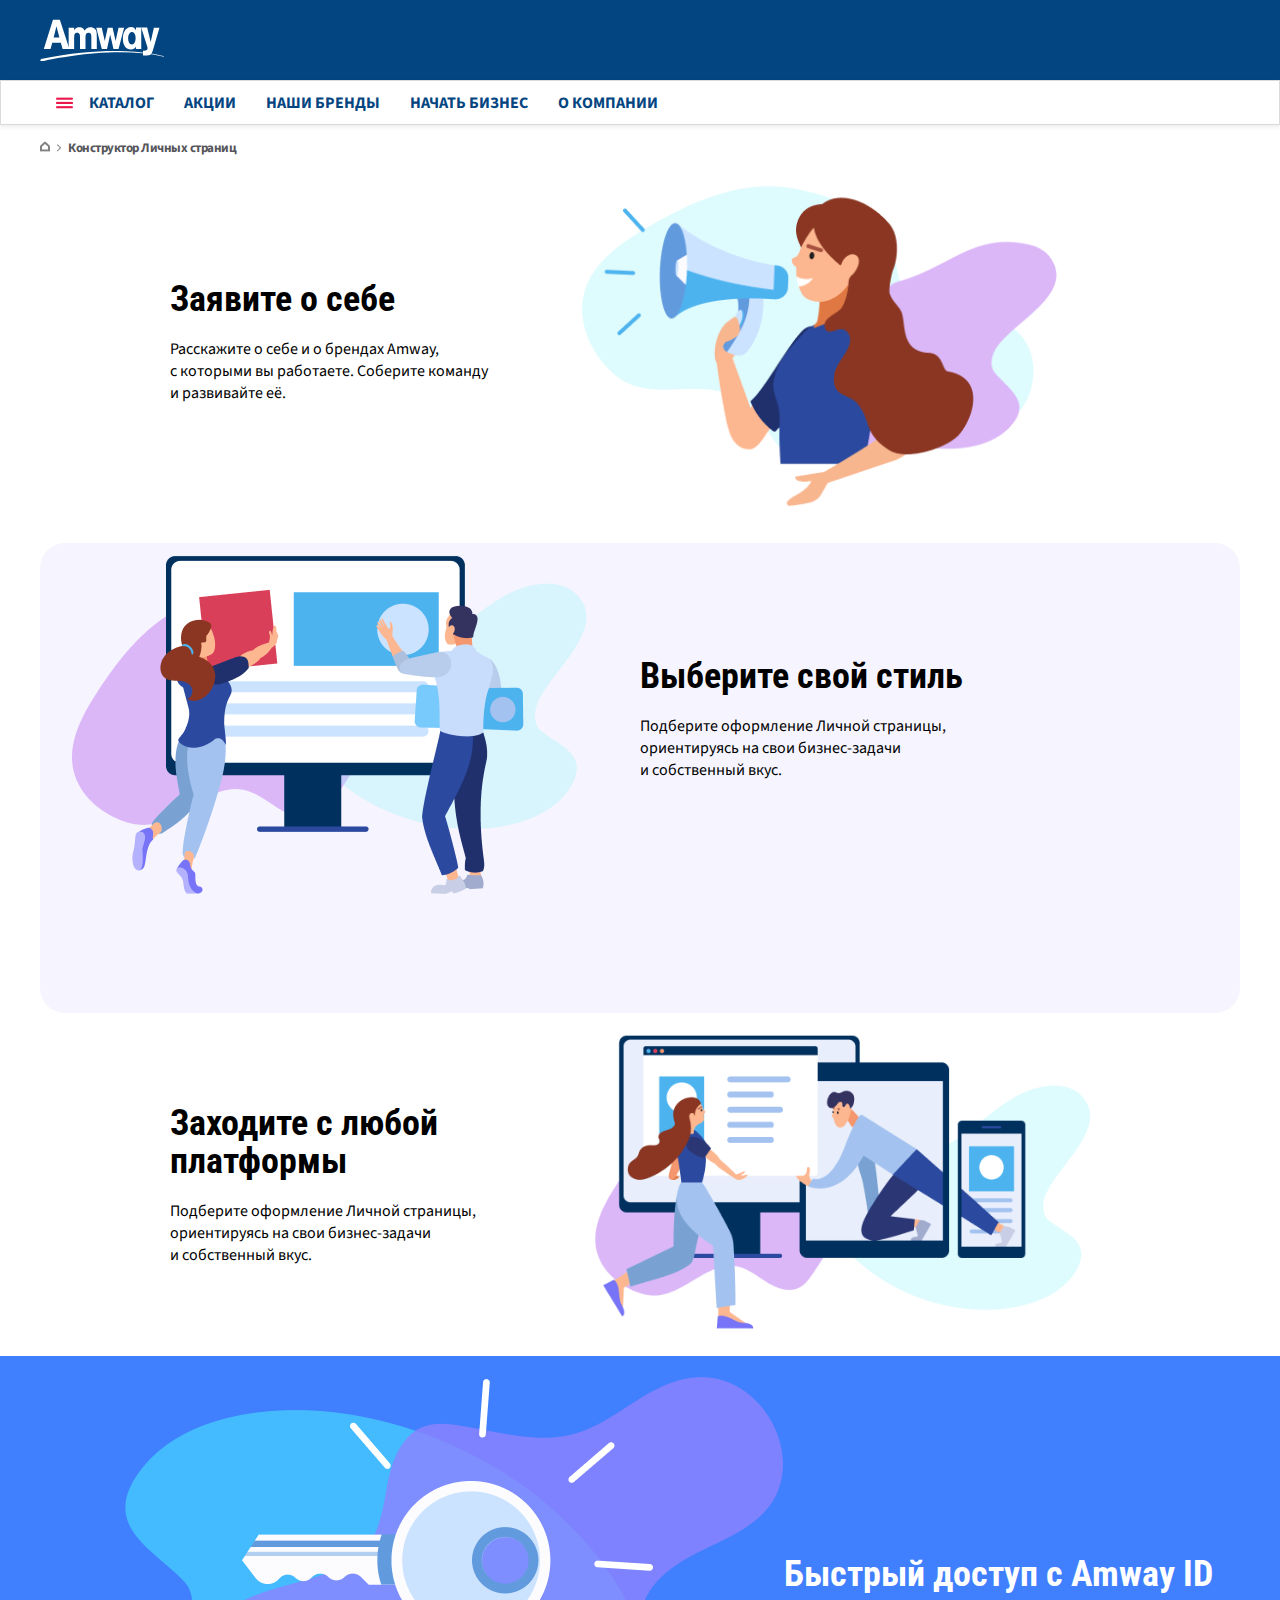
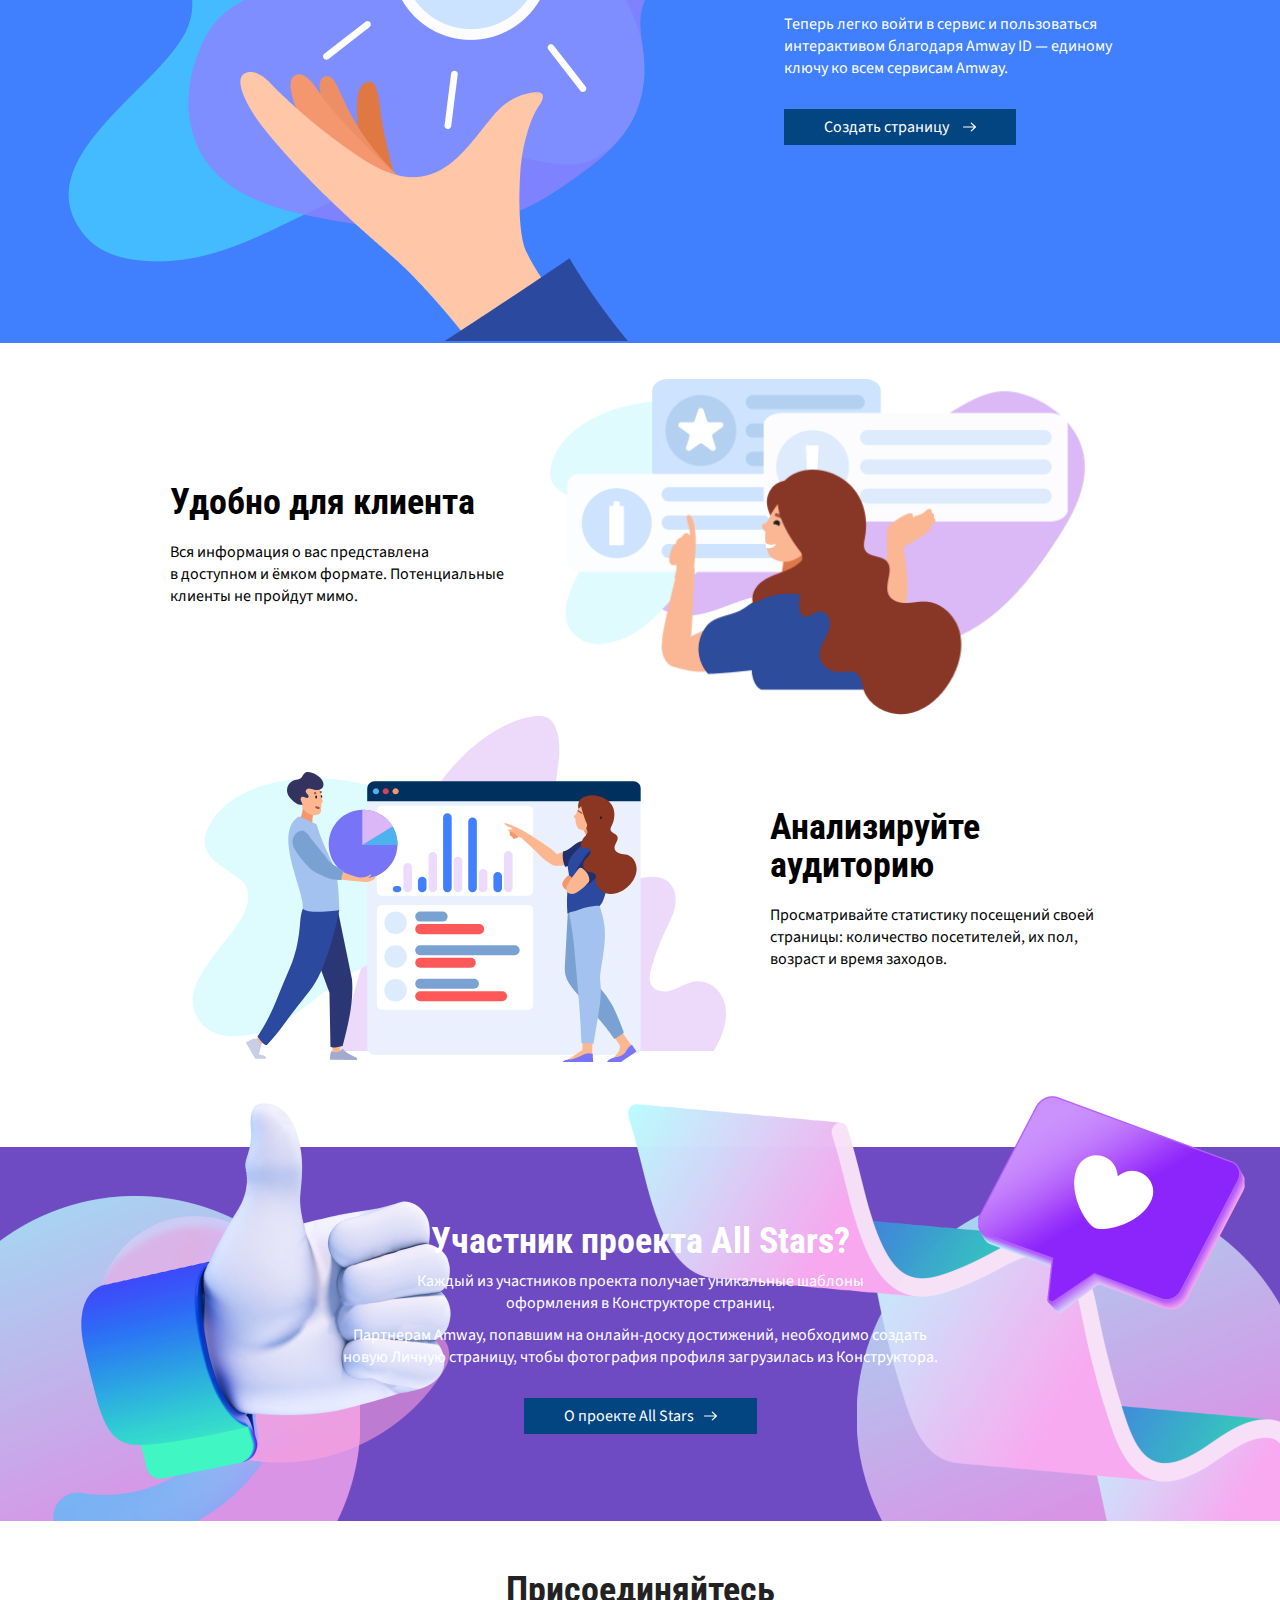
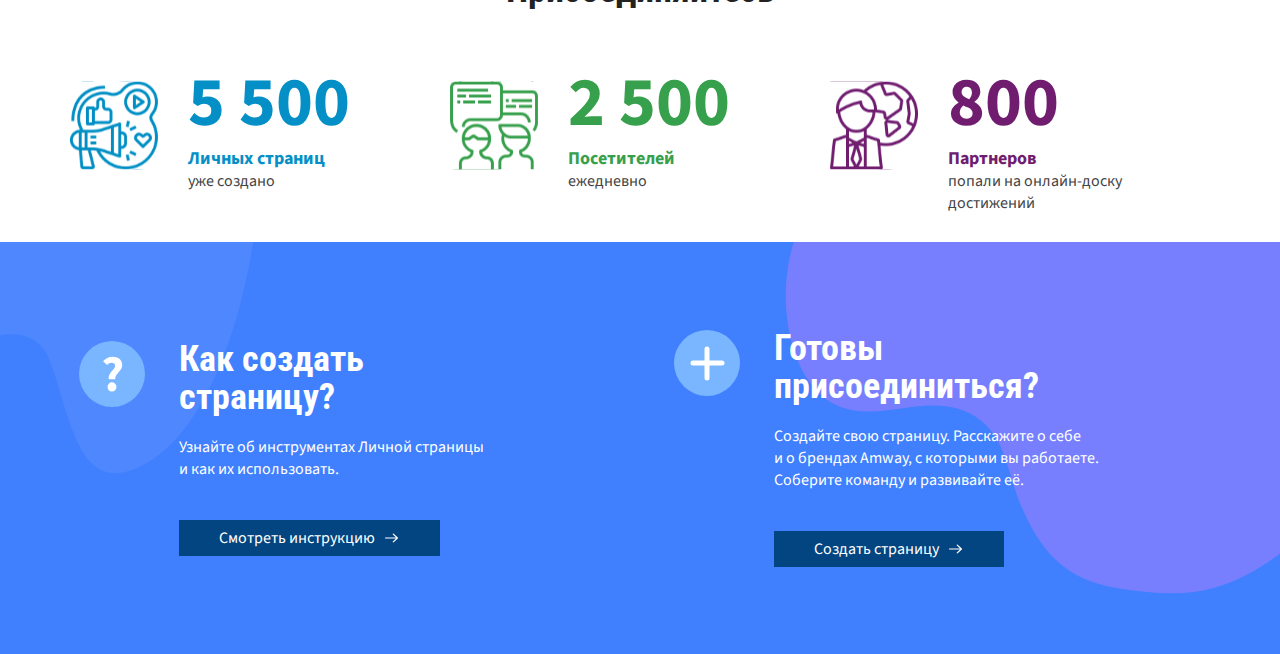
<file: amwayadapt/index.html>
<!DOCTYPE html>
<html lang="en">

<head>
  <meta charset="UTF-8">
  <meta name="viewport" content="width=device-width, initial-scale=1.0">
  <meta http-equiv="X-UA-Compatible" content="ie=edge">
  <title>Document</title>
  <link href="https://fonts.googleapis.com/css2?family=Source+Sans+Pro:wght@700&display=swap" rel="stylesheet">
  <link href="https://fonts.googleapis.com/css2?family=Roboto+Condensed:wght@700&family=Source+Sans+Pro&display=swap"
    rel="stylesheet">
  <link
    href="https://fonts.googleapis.com/css2?family=Roboto+Condensed:wght@700&family=Source+Sans+Pro:wght@400;600&display=swap"
    rel="stylesheet">
  <link rel="stylesheet" href="css/reset.css">
  <link rel="stylesheet" href="css/slick.css">
  <link rel="stylesheet" href="css/style.css">
</head>

<body>
  <header class="header">
    <div class="header__content">
      <a href="#" class="header__logo"></a>
      <div class="header__search"></div>
      <a href="#" class="header__cart"></a>
    </div>
  </header>
  <nav class="navigation">
    <div class="navigation__container">
      <img src="images/flag.png" alt="" class="navigation__flag">
      <a href="#">каталог</a>
      <a href="#">акции</a>
      <a href="#">наши бренды</a>
      <a href="#">начать бизнес</a>
      <a href="#">о компании</a>
    </div>
  </nav>
  <section class="under-nav">
    <a href="#"><img src="images/housenav.png" alt=""></a>
    <a href="#"><img src="images/crossnav.png" alt=""></a>
    <a href="#">Конструктор Личных страниц</a>
  </section>
  <section class="content-container">
    <div class="content-container__text">
      <h2>Заявите о себе</h2>
      <p>Расскажите о себе и о брендах Amway,<br> с которыми вы работаете. Соберите команду и развивайте её.</p>
    </div>
    <img src="images/container1img.svg" alt="">
  </section>
  <div class="bg-container">
    <section class="content-container">
      <img src="images/container2img.svg" alt="">
      <div class="content-container__text">
        <h2>Выберите свой стиль</h2>
        <p>Подберите оформление Личной страницы, ориентируясь на свои бизнес-задачи и собственный вкус.</p>
      </div>
    </section>
  </div>
  <section class="content-container">
    <div class="content-container__text">
      <h2>Заходите с любой платформы</h2>
      <p>Подберите оформление Личной страницы, ориентируясь на свои бизнес-задачи и собственный вкус.</p>
    </div>
    <img src="images/container3img.svg" alt="">
  </section>
  <section class="container-fast">
    <img src="images/fastkeyimg.png" alt="">
    <div class="container-fast__content">
      <h2 class="container-fast__title">Быстрый доступ с Amway ID</h2>
      <p>Теперь легко войти в сервис и пользоваться интерактивом благодаря Amway ID — единому ключу ко всем сервисам
        Amway.</p>
      <a href="#" class="button"><span>Создать страницу</span> <img src="images/arrow.svg" alt=""></a>
    </div>
  </section>
  <section class="content-container">
    <div class="content-container__text">
      <h2>Удобно для клиента</h2>
      <p>Вся информация о вас представлена в доступном и ёмком формате. Потенциальные клиенты не пройдут мимо.</p>
    </div>
    <img src="images/conteinerimage4.svg" alt="" class="image4">
  </section>
  <section class="content-container">
    <img src="images/conteinerimage5.svg" alt="" class="image5">
    <div class="content-container__text">
      <h2>Анализируйте аудиторию</h2>
      <p>Просматривайте статистику посещений своей страницы: количество посетителей, их пол, возраст и время заходов.
      </p>
    </div>
  </section>
  <section class="allstars">
    <div class="allstars__upper-block"></div>
    <img src="images/allstarslikebg.png" alt="" class="allstars__likebg">
    <img src="images/allstarslikebg2.png" alt="" class="allstars__likebg2">
    <img src="images/allstarslike.png" alt="" class="allstars__like">
    <img src="images/allstarsheart.png" alt="" class="allstars__heart">
    <div class="allstars__container">
      <h2>Участник проекта All Stars?</h2>
      <p>Каждый из участников проекта получает уникальные шаблоны<br>оформления в Конструкторе страниц.</p>
      <p>Партнерам Amway, попавшим на онлайн-доску достижений, необходимо создать новую Личную страницу, чтобы
        фотография профиля загрузилась из Конструктора.</p>
      <a href="#" class="button"><span>О проекте All Stars</span><img src="images/arrow.svg" alt=""></a>
    </div>
  </section>
  <section class="join">
    <h2 class="join__title">Присоединяйтесь</h2>
    <div class="join__content">
      <div class="join__container pages">
        <img src="images/pages.svg" alt="">
        <div class="join__item">
          <h3 class="join__item-title">5 500</h3>
          <h4 class="join__item-text">Личных страниц</h4>
          <span class="info">уже создано</span>
        </div>
      </div>
      <div class="join__container visitors">
        <img src="images/visitors.svg" alt="">
        <div class="join__item">
          <h3 class="join__item-title">2 500</h3>
          <h4 class="join__item-text">Посетителей</h4>
          <span class="info">ежедневно</span>
        </div>
      </div>
      <div class="join__container partners">
        <img src="images/partners.svg" alt="">
        <div class="join__item">
          <h3 class="join__item-title">800</h3>
          <h4 class="join__item-text">Партнеров</h4>
          <span class="info">попали на онлайн-доску достижений</span>
        </div>
      </div>
    </div>
  </section>
  </div>
  <section class="how">
    <img class="howbg1" src="images/howbg1.png" alt="">
    <img class="howbg2" src="images/howbg2.png" alt="">
    <div class="how__content">
      <div class="how__container">
        <h2 class="how__title que">Как создать страницу?</h2>
        <p class="how__text">Узнайте об инструментах Личной страницы<br>
          и как их использовать.</p>
        <a href="#" class="button button__instruction"><span>Смотреть инструкцию</span><img src="images/arrow.svg"
            alt=""></a>
      </div>
      <div class="how__container">
        <h2 class="how__title plus">Готовы присоединиться?</h2>
        <p class="how__text">Создайте свою страницу. Расскажите о себе и о брендах Amway, с которыми вы работаете.
          Соберите команду и развивайте её.</p>
        <a href="#" class="button button__page"><span>Создать страницу</span><img src="images/arrow.svg" alt=""></a>
      </div>
    </div>
  </section>
</body>

</html>
</file>
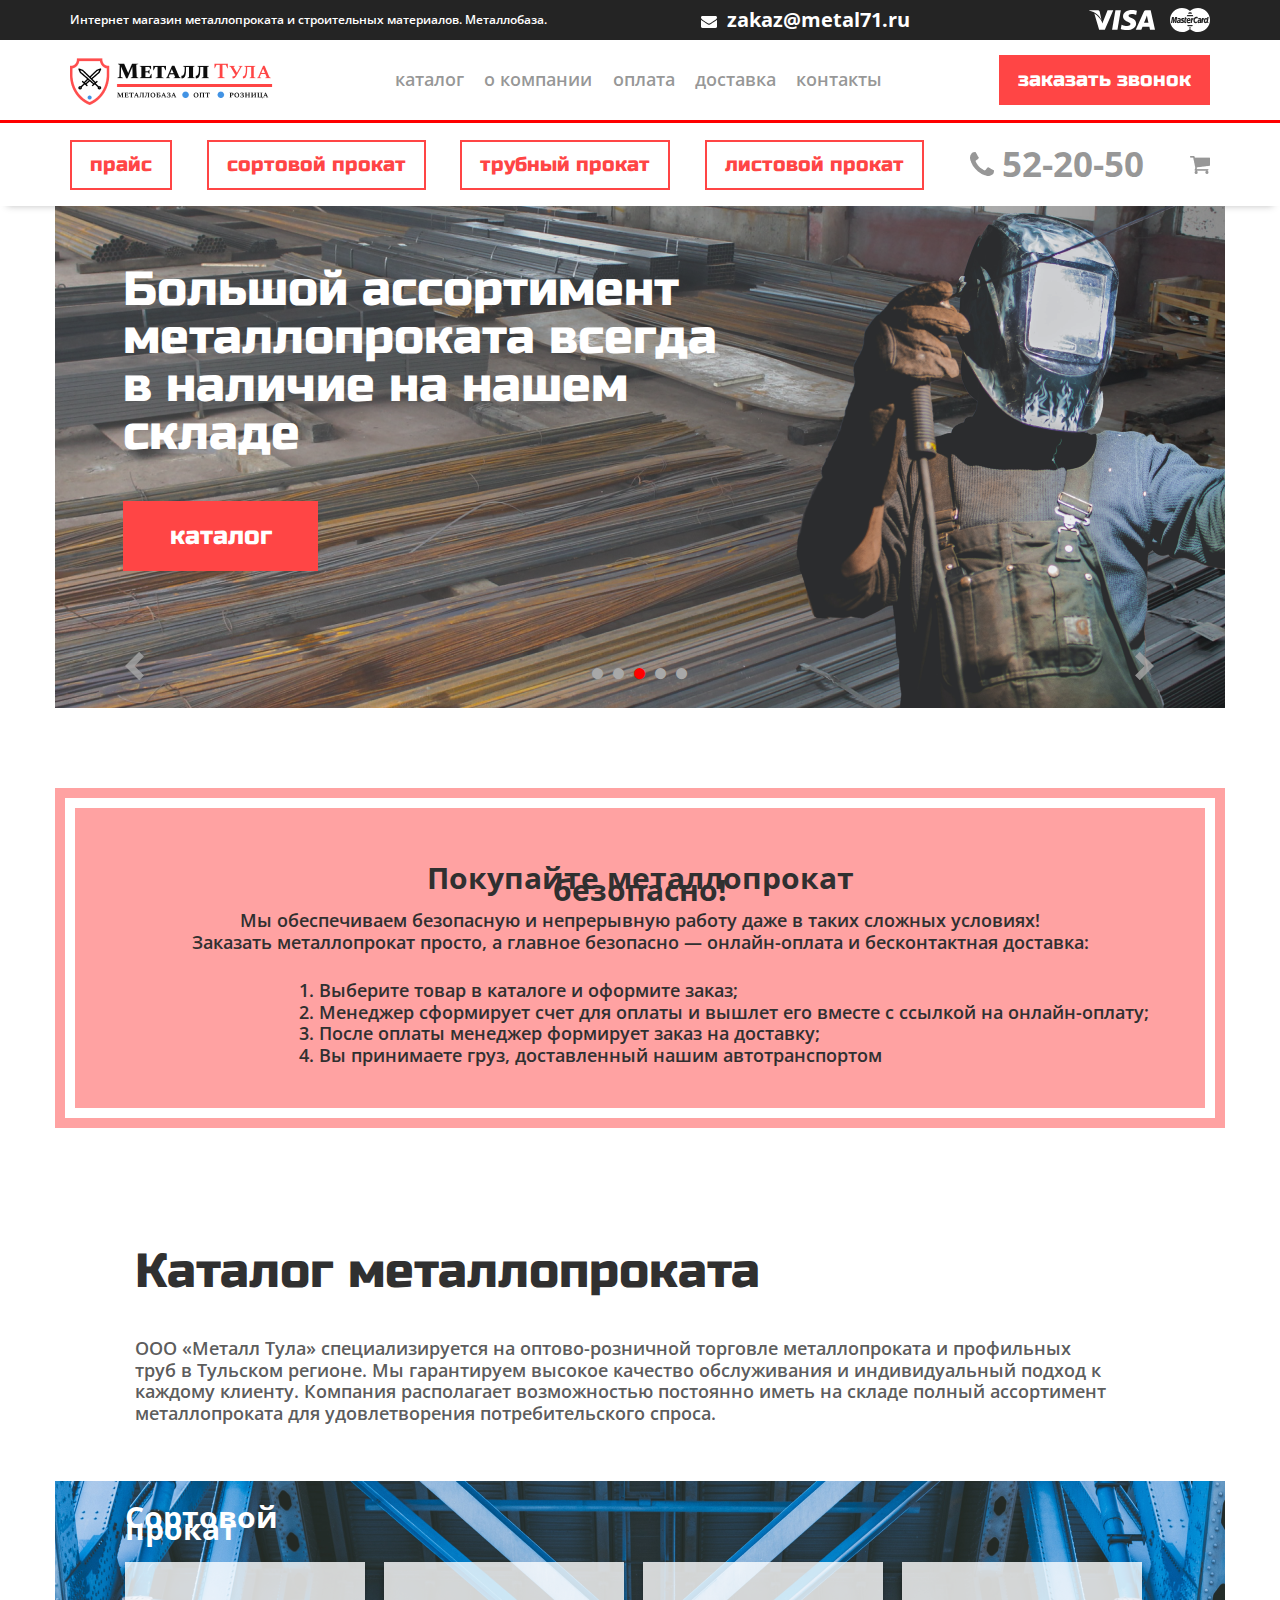
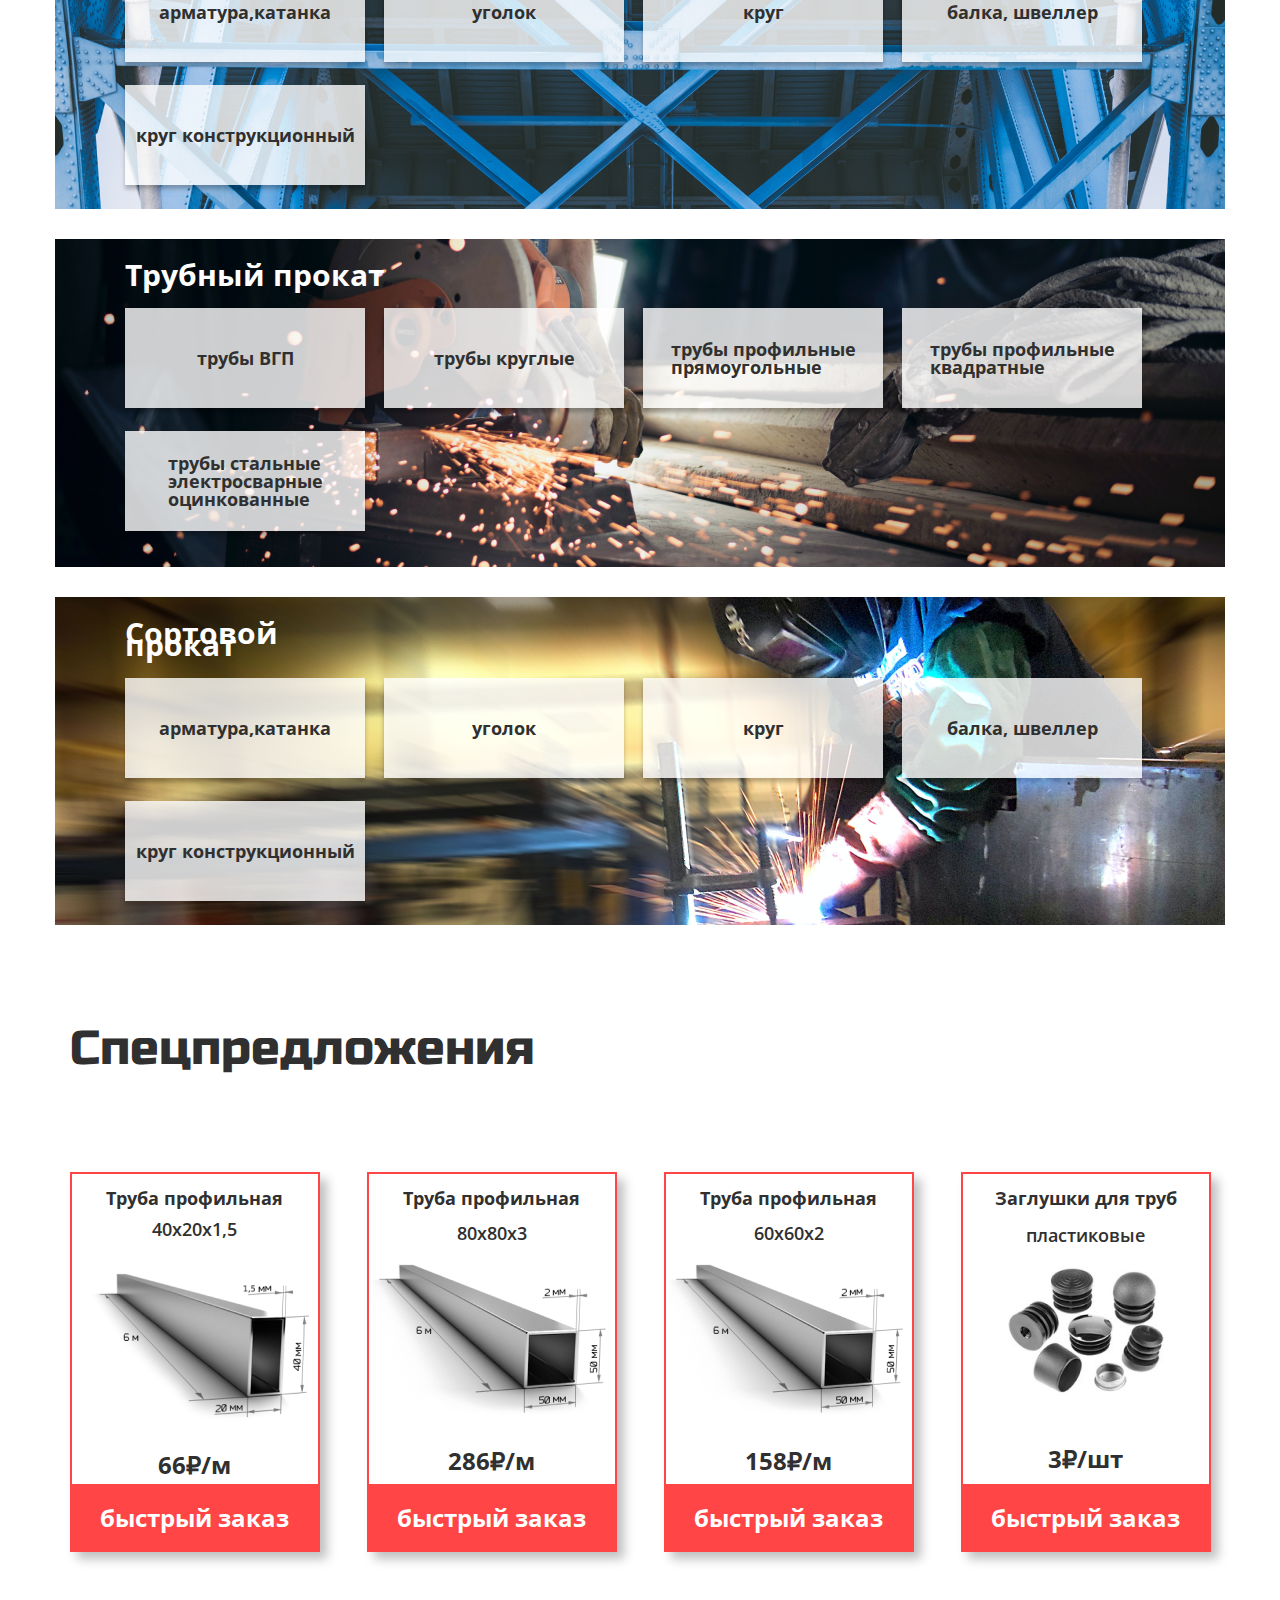
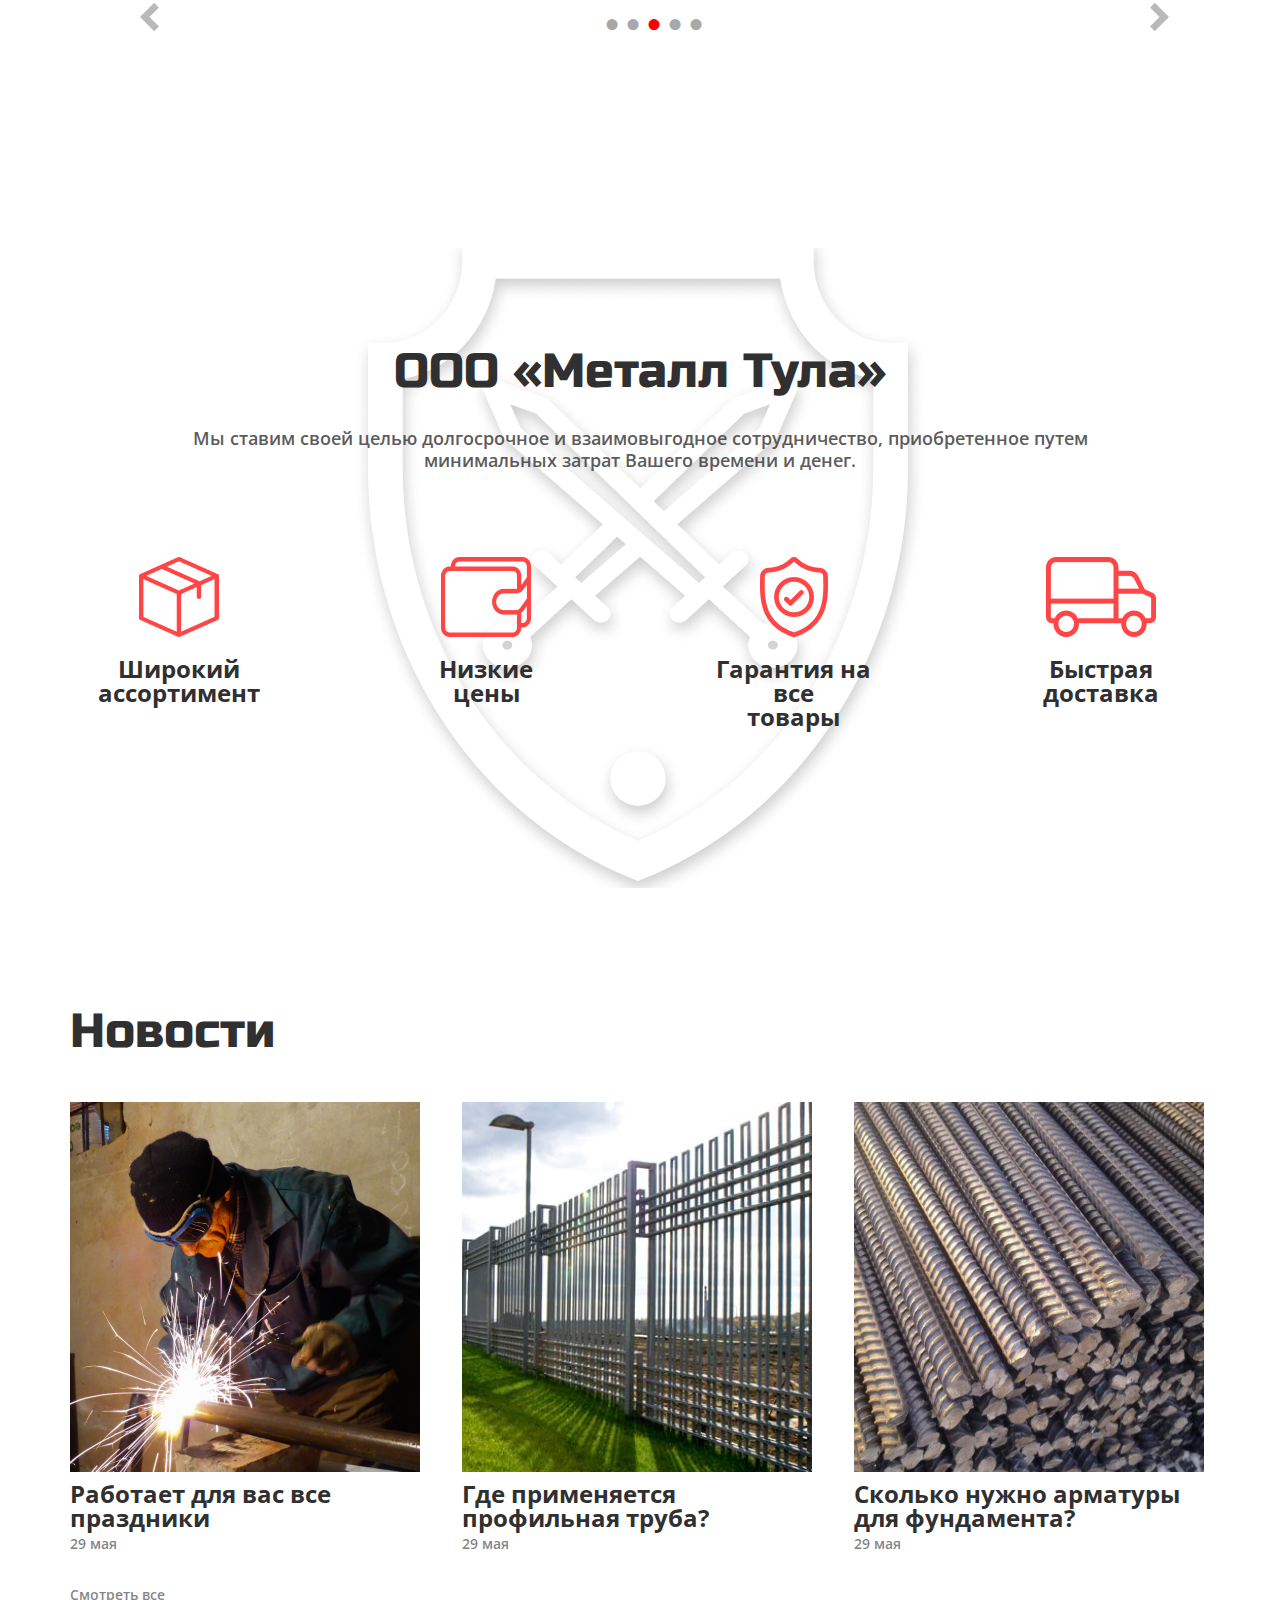
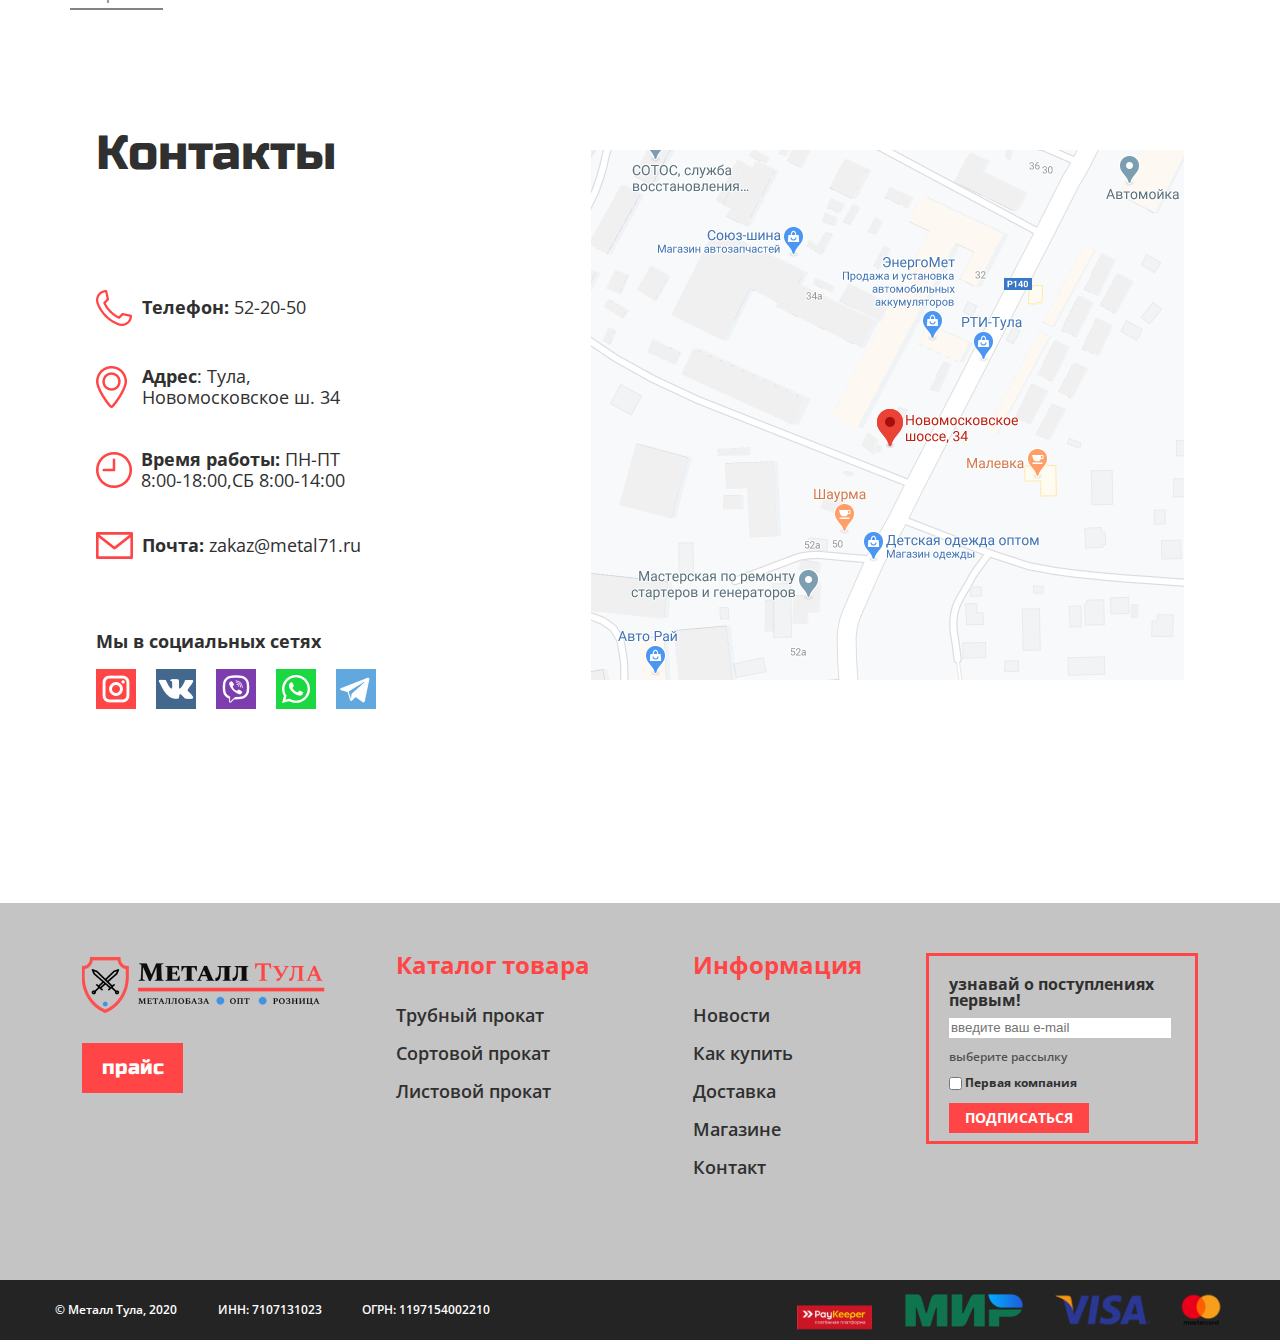
<file: metall/index.html>
<!DOCTYPE html>
<html lang="en">
<head>
  <meta charset="UTF-8">
  <meta name="viewport" content="width=device-width, initial-scale=1.0">
  <meta http-equiv="X-UA-Compatible" content="ie=edge">
  <title>Document</title>
  <link rel="stylesheet" href="css/reset.css">
  <link rel="stylesheet" href="css/slick.css">
  <link rel="stylesheet" href="css/style.css">
  <link href="https://fonts.googleapis.com/css2?family=Open+Sans&family=Russo+One&display=swap" rel="stylesheet">
  <link href="https://fonts.googleapis.com/css2?family=Open+Sans:wght@700&display=swap" rel="stylesheet">
  <link href="https://fonts.googleapis.com/css2?family=Open+Sans:wght@600&display=swap" rel="stylesheet">
  <link href="https://fonts.googleapis.com/css2?family=Open+Sans:wght@600&display=swap" rel="stylesheet"
</head>
<body>  
  <header class="header">
    <div class="header__top">
      <div class="header__top-container">
        <p class="header__top-item1">Интернет магазин металлопроката и строительных материалов. Металлобаза.</p>
        <a href="#" class="header__top-mail">zakaz@metal71.ru</a>
        <div class="header__top-payment">
          <div class="header__top-visa"></div>
          <div class="header__top-mastercard"></div>
        </div>
      </div>
    </div>
    <div class="header__main">
      <a href="#" class="header__main-logo"></a>
      <div class="header__main-menu">
        <a href="#">каталог</a>
        <a href="#">о компании</a>
        <a href="#">оплата</a>
        <a href="#">доставка</a>
        <a href="#">контакты</a>
      </div>
      <a href="#" class="header__main-call"><span>заказать звонок</span></a>
    </div>
    <div class="header__line"></div>
    <div class="header__bottom">
      <div class="header__bot">
        <div class="header__buttons">
          <a href="#"><span>прайс</span></a>
          <a href="#"><span>сортовой прокат</span></a>
          <a href="#"><span>трубный прокат</span></a>
          <a href="#"><span>листовой прокат</span></a>
        </div>
        <div class="header__bot-phonenumber">
          <div class="header__bot-phone"></div>
          <p class="header__bot-number">52-20-50</p>
        </div>   
        <a href="#" class="header__bot-cart"></a>
      </div>
    </div>
  </header>      
  <section class="large-assortment">
    <h1 class="large-assortment__title">Большой ассортимент металлопроката всегда в наличие на нашем складе</h1>
    <a href="#" class="large-assortment__button">
      <span>каталог</span>
    </a>
    <div class="large-assortment__carusel">
      <a href="#"><img src="images/leftarrow.png" alt=""></a>
      <div class="large-assortment__dots">
        <a href="#" class="dot">&#8226;</a>
        <a href="#" class="dot">&#8226;</a>
        <a href="#" class="dot-active">&#8226;</a>
        <a href="#" class="dot">&#8226;</a>
        <a href="#" class="dot">&#8226;</a>
      </div>
      <a href=""><img src="images/rightarrow.png" alt=""></a>

    </div>
  </section>
  <section class="announcement">
    <div class="announcement__border">
      <h2 class="announcement__title">Покупайте металлопрокат безопасно!</h2>
      <p class="announcement__text">Мы обеспечиваем безопасную и непрерывную работу даже в таких сложных условиях!<br>Заказать металлопрокат просто, а главное безопасно — онлайн-оплата и бесконтактная доставка:</p>
      <ol class="announcement__list">
        <li>Выберите товар в каталоге и оформите заказ;</li>
        <li>Менеджер сформирует счет для оплаты и вышлет его вместе с ссылкой на онлайн-оплату;</li>
        <li>После оплаты менеджер формирует заказ на доставку;</li>
        <li>Вы принимаете груз, доставленный нашим автотранспортом</li>
      </ol>
    </div>
  </section>
  <section class="catalog">
    <h2 class="catalog__title">Каталог металлопроката</h2>
    <p class="catalog__text">ООО «Металл Тула» специализируется на оптово-розничной торговле металлопроката и профильных труб в Тульском регионе. Мы гарантируем высокое качество обслуживания и индивидуальный подход к каждому клиенту. Компания располагает возможностью постоянно иметь на складе полный ассортимент металлопроката для удовлетворения потребительского спроса.</p>
    <div class="catalog__sort-container">
      <h3 class="catalog__container-title">Сортовой прокат</h3>
      <div class="catalog__main-container">
        <div class="catalog__item1-container">
          <a href="#" class="catalog__item"><span>арматура,катанка</span></a>
          <a href="#" class="catalog__item"><span>круг конструкционный</span></a>
        </div>
        <a href="#" class="catalog__item"><span>уголок</span></a>
        <a href="#" class="catalog__item"><span>круг</span></a>
        <a href="#" class="catalog__item"><span>балка, швеллер</span></a>
      </div>
    </div>

    <div class="catalog__trub-container">
      <h3 class="catalog__container-title">Трубный прокат</h3>
      <div class="catalog__main-container">
        <div class="catalog__item1-container">
          <a href="#" class="catalog__item"><span>трубы ВГП</span></a>
          <a href="#" class="catalog__item"><span>трубы стальные<br>электросварные<br>оцинкованные</span></a>
        </div>
        <a href="#" class="catalog__item"><span>трубы круглые</span></a>
        <a href="#" class="catalog__item"><span>трубы профильные<br>прямоугольные
        </span></a>
        <a href="#" class="catalog__item"><span>трубы профильные<br>квадратные</span></a>
      </div>
    </div>

    <div class="catalog__list-container">
      <h3 class="catalog__container-title">Сортовой прокат</h3>
      <div class="catalog__main-container">
        <div class="catalog__item1-container">
          <a href="#" class="catalog__item"><span>арматура,катанка</span></a>
          <a href="#" class="catalog__item"><span>круг конструкционный</span></a>
        </div>
        <a href="#" class="catalog__item"><span>уголок</span></a>
        <a href="#" class="catalog__item"><span>круг</span></a>
        <a href="#" class="catalog__item"><span>балка, швеллер</span></a>
      </div>
    </div>
  </section>
  <section class="special">
    <h2 class="special__title">Спецпредложения</h2>
    <div class="special__container">
      <div class="special__item">
        <span class="special__text1">Труба профильная</span>
        <span class="special__text2">40х20х1,5</span>
        <div class="special__pic1"></div>
        <span class="special__text3">66₽/м</span>
        <a href="#" class="special__button"><span>быстрый заказ</span></a> 
      </div>
      
      <div class="special__item">
        <span class="special__text1">Труба профильная</span>
        <span class="special__text2">80х80х3</span>
        <img src="images/specpic3.png" alt="Заглушки">
        <span class="special__text3">286₽/м</span>
        <a href="#" class="special__button"><span>быстрый заказ</span></a>
      </div>
      
      <div class="special__item">
        <span class="special__text1">Труба профильная</span>
        <span class="special__text2">60х60х2</span>
        <img src="images/specpic3.png" alt="Заглушки">
        <span class="special__text3">158₽/м</span>
        <a href="#" class="special__button"><span>быстрый заказ</span></a> 
      </div>
      <div class="special__item">
        <span class="special__text1">Заглушки для труб</span>
        <span class="special__text2">пластиковые</span>
        <img src="images/specpic4.png" alt="Заглушки">
        <span class="special__text3">3₽/шт</span>
        <a href="#" class="special__button"><span>быстрый заказ</span></a> 
      </div>
    </div>
    <div class="large-assortment__carusel special__carusel">
      <a href="#"><img src="images/leftarrow.png" alt=""></a>
      <div class="large-assortment__dots">
        <a href="#" class="dot">&#8226;</a>
        <a href="#" class="dot">&#8226;</a>
        <a href="#" class="dot-active">&#8226;</a>
        <a href="#" class="dot">&#8226;</a>
        <a href="#" class="dot">&#8226;</a>
      </div>
      <a href=""><img src="images/rightarrow.png" alt=""></a>
  </section>
  <section class="metall-tula">
    <h2 class="metall-tula__title">ООО «Металл Тула»</h2>
    <p class="metall-tula__text">Мы ставим своей целью долгосрочное и взаимовыгодное сотрудничество, приобретенное путем<br>минимальных затрат Вашего времени и денег.</p>
    <div class="metall-tula__container">
      <a href="#" class="metall-tula__item">
        <img src="images/widthasso.png" alt="" width="80" height="80">
        <span class="metall-tula__item-text">Широкий<br> ассортимент</span>
      </a>      
      <a href="#" class="metall-tula__item">
        <img src="images/lowcost.png" alt="" width="90" height="80">
        <span class="metall-tula__item-text">Низкие цены</span>
      </a>
      <a href="#" class="metall-tula__item">
        <img src="images/garant.png" alt="" width="68" height="80">
        <span class="metall-tula__item-text">Гарантия на все<br> товары</span>
      </a>
      <a href="#" class="metall-tula__item">
        <img src="images/delivery.png" width="110" height="80">
        <span class="metall-tula__item-text">Быстрая доставка</span>
      </a>
    </div>
  </section>
  <section class="news">
    <h2 class="news__title">Новости</h2>
    <div class="news__container">
      <a href="#" class="news__item">
        <div class="news__item-pic1"></div>
        <p class="news__item-text">Работает для вас все<br>праздники</p>
        <span>29 мая</span>
      </a>
      <a href="#" class="news__item">
        <div class="news__item-pic2"></div>
        <p class="news__item-text">Где применяется<br>профильная труба?</p>
        <span>29 мая</span>
      </a>
      <a href="#" class="news__item">
        <div class="news__item-pic3"></div>
        <p class="news__item-text">Сколько нужно арматуры<br>для фундамента?</p>
        <span>29 мая</span>
      </a>
    </div>
    <a href="#" class="news__text"><span>Смотреть все</span></a>
      <div class="news__underline"></div>
  </section>
  <section class="contacts">
    <h2 class="contacts__title">Контакты</h2>
    <div class="contacts__container">
      <div class="contacts__item">
        <div class="contacts__item-pic1"></div>
        <p class="contacts__item-text"><span>Телефон: </span> 52-20-50</p>
      </div>
      <div class="contacts__item">
        <div class="contacts__item-pic2"></div>
        <p class="contacts__item-text"><span>Адрес</span>: Тула,<br> Новомосковское ш. 34</p>
      </div>
      <div class="contacts__item">
        <div class="contacts__item-pic3"></div>
        <p class="contacts__item-text"><span>Время работы: </span>ПН-ПТ<br>8:00-18:00,СБ 8:00-14:00</p>
      </div>
      <div class="contacts__item">
        <div class="contacts__item-pic4"></div>
        <p class="contacts__item-text"><span>Почта:</span> zakaz@metal71.ru</p>
      </div>
      <h4 class="contacts__social-title">Мы в социальных сетях</h4>
      <div class="contacts__social">
        <a href="#" class="insta"></a>
        <a href="#" class="vk"></a>
        <a href="#" class="viber"></a>
        <a href="#" class="whatsapp"></a>
        <a href="#" class="telegram"></a>
      </div>
    </div> 
    <iframe class="map" src="https://www.google.com/maps/embed?pb=!1m18!1m12!1m3!1d2336.0110241377743!2d37.634815516203446!3d54.16216838015805!2m3!1f0!2f0!3f0!3m2!1i1024!2i768!4f13.1!3m3!1m2!1s0x41343f9635770395%3A0x23d490b76d2884e1!2z0JzQtdGC0LDQu9C7INCf0YDQvtGE0LjQu9GM!5e0!3m2!1sru!2sru!4v1596520628495!5m2!1sru!2sru" width="600" height="450" frameborder="0" style="border:0;" allowfullscreen="" aria-hidden="false" tabindex="0"></iframe>
  </section>
  <footer class="footer">
    <div class="footer__content">
      <div class="footer__container1">
        <div class="footer__logo"></div>
        <a href="#" class="footer__item1-button"><span>прайс</span></a>
      </div>
      <div class="footer__container2">
        <div class="footer__item">
          <a href="#" class="footer__item-title"><span>Каталог товара</span></a>
          <a href="#" class="footer__item-text"><span>Трубный прокат</span></a>
          <a href="#" class="footer__item-text"><span>Сортовой прокат</span></a>
          <a href="#" class="footer__item-text"><span>Листовой прокат</span></a>
        </div>
        <div class="footer__item">
          <a href="#" class="footer__item-title">Информация</a>
          <a href="#"class="footer__item-text"><span>Новости</span></a>
          <a href="#"class="footer__item-text"><span>Как купить</span></a>
          <a href="#"class="footer__item-text"><span>Доставка</span></a>
          <a href="#"class="footer__item-text"><span>Магазине</span></a>
          <a href="#"class="footer__item-text"><span> Контакт</span></a>
        </div>   
      </div>
      <form class="footer__container-form">
        <h4 class="footer__form-title">узнавай о поступлениях<br>первым!</h4>
        <input class="footer__form-email" type="text" name="email" placeholder="введите ваш e-mail">
        <span>выберите рассылку</span> <br>
        <div class="checkbox"><input  type="checkbox" name="first-company"> 
          <span>Первая компания</span> 
        </div> 
        <input class="form__button" type="submit" name="submit" value="ПОДПИСАТЬСЯ">
      </form>
    </div>
    <div class="footer__under">
        <div class="footer__under-content">
          <div class="footer__under-container">
            <span class="footer__under-text">© Металл Тула, 2020</span>
            <span>ИНН: 7107131023</span>
            <span>ОГРН: 1197154002210</span>
          </div>
          <div class="footer__payments">
            <img src="images/paykeeper.png" alt="" height="60px">
            <img src="images/Mir.png" alt="" height="40px">
            <img src="images/visafooter.png" alt="" height="40px">
            <img src="images/mastercard.png" alt="" height="40px">
          </div>  
      </div>
    </div> 
  </footer>
</body>
</html>
</file>
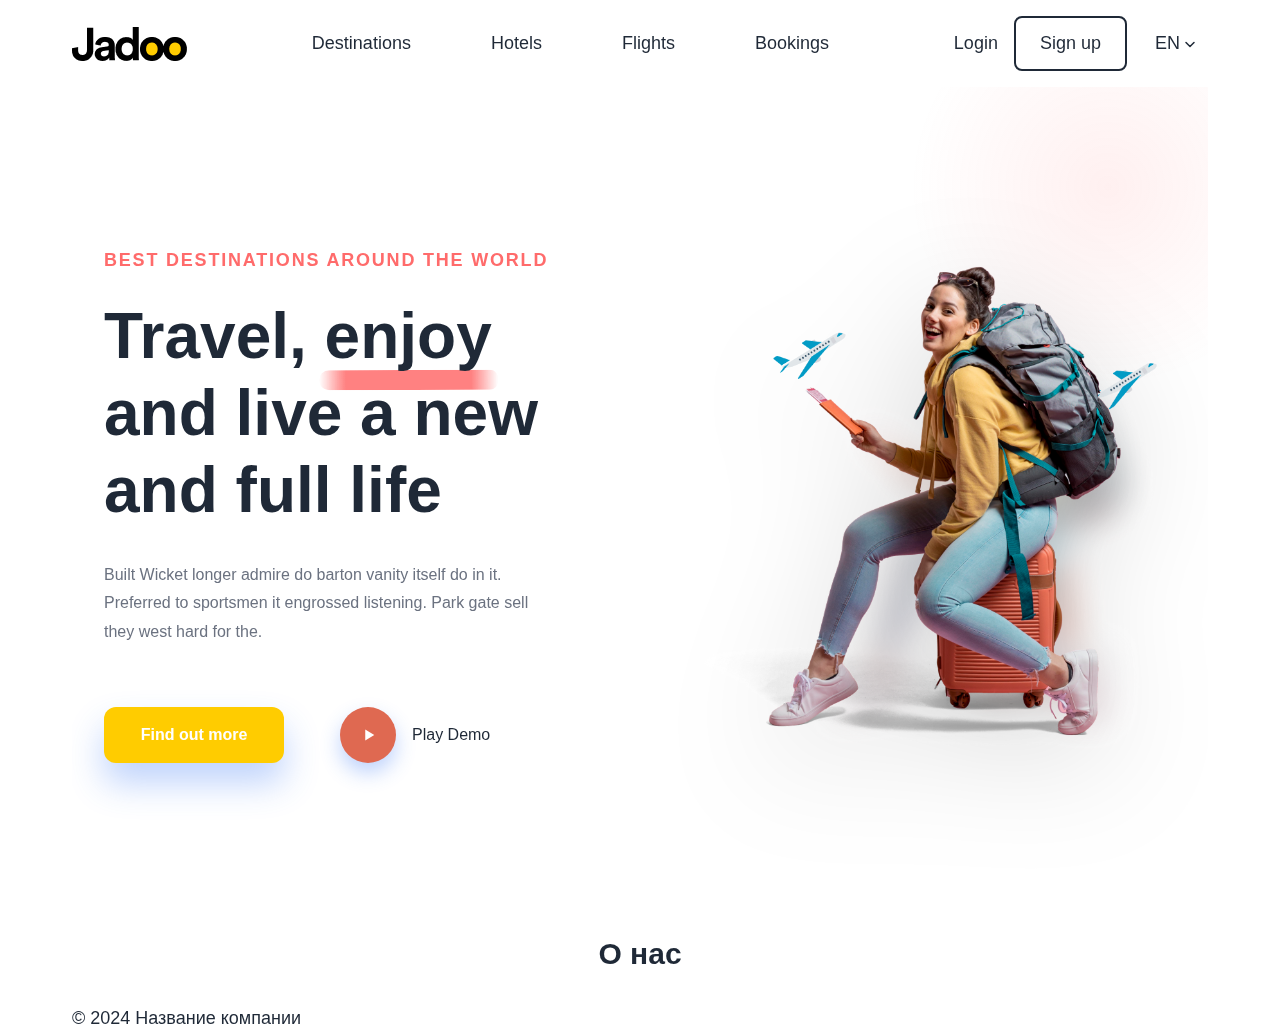
<file: travel/src/index.html>
<!DOCTYPE html>
<html lang="ru" class="page">
<head>
    <meta charset="UTF-8">
    <meta name="viewport" content="width=device-width, initial-scale=1.0">
    <meta name="description" content="Описание сайта">

    <!-- Favicon -->
    <link rel="icon" href="assets/favicon/favicon.svg" type="image/svg+xml">
    <link rel="apple-touch-icon" href="assets/favicon/apple-touch-icon.png">
    <link rel="manifest" href="assets/favicon/site.webmanifest">

    <!-- Основные стили -->
    <link rel="stylesheet" href="css/normalize.css">
    <link rel="stylesheet" href="css/variables.css">
    <link rel="stylesheet" href="css/main.css">

    <!-- Подключение шрифтов -->
    <link rel="preconnect" href="https://fonts.googleapis.com">
    <link rel="preconnect" href="https://fonts.gstatic.com" crossorigin>
    <!-- Пример: <link href="https://fonts.googleapis.com/css2?family=Inter:wght@400;500;700&display=swap" rel="stylesheet"> -->

    <title>Название проекта</title>
</head>
<body class="page__body">
<!-- Шапка сайта -->
<header class="header">
    <div class="container">
        <div class="header__wrapper">
            <!-- Логотип -->
            <div class="logo">
                <a href="/" aria-label="Логотип">
                    <img src="assets/img/Logo.png" alt="Jadoo">
                </a>
            </div>

            <!-- Навигация -->
            <nav class="nav">
                <ul class="nav__list">
                    <li class="nav__item"><a href="#about" class="nav__link">Destinations</a></li>
                    <li class="nav__item"><a href="#services" class="nav__link">Hotels</a></li>
                    <li class="nav__item"><a href="#portfolio" class="nav__link">Flights</a></li>
                    <li class="nav__item"><a href="#contacts" class="nav__link">Bookings</a></li>
                </ul>
            </nav>

            <div class="header__actions">
                <a href="#login" class="nav__link header__login-link">Login</a>
                <button class="header__btn header__btn--outline" type="button" aria-label="Зарегистрироваться">
                    Sign up
                </button>
                <div class="language-switcher">
                    <button class="language-switcher__btn" type="button" aria-label="Выбрать язык">
                        <span class="language-switcher__current">EN</span>
                        <svg class="language-switcher__icon" width="12" height="12" viewBox="0 0 12 12" fill="none" xmlns="http://www.w3.org/2000/svg">
                            <path d="M2 4.5L6 8.5L10 4.5" stroke="currentColor" stroke-width="1.5" stroke-linecap="round" stroke-linejoin="round"/>
                        </svg>
                    </button>
                    <div class="language-switcher__dropdown">
                        <button class="language-switcher__option" data-lang="en" type="button" aria-label="English">
                            EN
                        </button>
                        <button class="language-switcher__option" data-lang="ru" type="button" aria-label="Русский">
                            RU
                        </button>
                    </div>
                </div>
            </div>
        </div>
    </div>
</header>

<!-- Основное содержимое -->
<main class="main">
    <div class="container">
        <!-- Секции будут здесь -->
        <section class="hero">
            <div class="container">
                <div class="hero__wrapper">
                    <!-- Левый блок с текстом -->
                    <div class="hero__content">
                        <!-- Аннотация -->
                        <p class="hero__annotation">Best Destinations around the world</p>

                        <!-- Заголовок с подчеркиванием слова "enjoy" -->
                        <h1 class="hero__title">
                            Travel,
                            <span class="hero__title-word">enjoy</span>
                            and live a new and full life
                        </h1>

                        <!-- Описание -->
                        <p class="hero__description">
                            Built Wicket longer admire do barton vanity itself do in it. Preferred to sportsmen it engrossed listening. Park gate sell they west hard for the.
                        </p>

                        <!-- Кнопки -->
                        <div class="hero__actions">
                            <a href="#find-out-more" class="hero__btn hero__btn--primary">
                                Find out more
                            </a>

                            <button class="hero__play-demo" type="button" aria-label="Play Demo">
                                <div class="hero__play-icon">
                                    <svg width="20" height="20" viewBox="0 0 20 20" fill="none" xmlns="http://www.w3.org/2000/svg">
                                        <path d="M6.25 4.5L15.25 10L6.25 15.5V4.5Z" fill="currentColor"/>
                                    </svg>
                                </div>
                                Play Demo
                            </button>
                        </div>
                    </div>

                    <!-- Правый блок с изображением -->
                    <div class="hero__image-wrapper">
                        <img
                                src="assets/img/hero-image.png"
                                alt="Happy traveler with suitcase"
                                class="hero__image"
                                loading="lazy"
                        >
                    </div>
                </div>
            </div>
        </section>

        <section class="about" id="about">
            <h2 class="section-title">О нас</h2>
            <!-- Контент секции -->
        </section>

        <!-- Другие секции -->
    </div>
</main>

<!-- Подвал сайта -->
<footer class="footer">
    <div class="container">
        <div class="footer__content">
            <p class="footer__copyright">&copy; 2024 Название компании</p>
            <!-- Другая информация -->
        </div>
    </div>
</footer>

<!-- Скрипты -->
<script src="js/main.js" defer></script>
</body>
</html>
</file>
<file: amwayadapt/css/style.css>
* {
	box-sizing: border-box; 
}

a{
	text-decoration: none;
	display: block;
}
body {
	display: flex;
	justify-content: center;
	align-items: center;
	flex-direction: column;
}
.header {
	width: 100%;
	height: 80px;
	display: flex;
	justify-content: center;
	align-items: center;
	background: #034580;
}
.header__content {
	width: 1200px;
	display: flex;
	position: relative;
}
.header__logo {
	width: 124px;
	height: 42px;
	display: block;
	background: url(../images/Logo.svg);
}
.navigation {
	width: 100%;
	height: 45px;
	display: flex;
	align-items: center;
	justify-content: center;
	border: 1px solid #DADADA;
	box-sizing: border-box;
	box-shadow: 0px 2px 4px rgba(61, 61, 64, 0.1);
}
.navigation__container {
	display: flex;
	width: 1200px;
	align-items: center;
}
.navigation__catalog {
	display: flex;
	align-items: center;
	margin-left: 0;
	display: block;
	box-shadow: 0px 2px 4px;

}
.navigation__flag {
	margin-right: 0px;
	margin-left: 15px;
}
.navigation__container a {
	font-family: Source Sans Pro;
	font-style: normal;
	font-weight: bold;
	font-size: 16px;
	line-height: 22px;
	text-transform: uppercase;
	color: #034580;
	margin-left: 15px;
	margin-right: 15px;
	display: block;
	height: 100%;

}

	.under-nav {
		width: 1200px;
		height: 45px;
		display: flex;
		align-items: center;
	}
	.under-nav a {
		font-family: Source Sans Pro;
		font-style: normal;
		font-weight: bold;
		font-size: 13px;
		line-height: 18px;
		letter-spacing: -0.48px;
		color: #56565A;
		margin-right: 7px;
	}
	.content-container {
		width: 940px;
		display: flex;
		justify-content: space-between;
		align-items: center;
	}

	.content-container__text {
		display: flex;
		flex-direction: column;
		max-width: 340px;
	}

	h2 {
		font-family: Roboto Condensed;
		font-style: normal;
		font-weight: bold;
		font-size: 36px;
		line-height: 38px;
		color: #000000;
	}
	.content-container__text p {
		font-family: Source Sans Pro;
		font-style: normal;
		font-weight: normal;
		font-size: 16px;
		line-height: 22px;
		color: #000000;
		margin-top: 20px;
	}
	.bg-container {
		width: 1200px;
		height: 470px;
		background: #F6F5FF;
		border-radius: 25px;
		margin-top: 30px;
	}

	.container-fast {
		width: 100%;
		height: 587px;
		position: relative;
		background: #407FFE;
		display: flex;
		justify-content: center;
		align-items: center;
		margin-bottom: 30px;
	}


	.container-fast__title {
		color: white;
	}
	.container-fast__content p {
		width: 345px;
		height: 66px;
		font-family: Source Sans Pro;
		font-style: normal;
		font-weight: normal;
		font-size: 16px;
		line-height: 22px;
		color: #FFFFFF;
		margin-top: 20px;
		margin-bottom: 30px;
	}
	.button {
		display: inline-block;
		padding: 8px 40px;
		background: #034580;
		align-items: center;


	}
	.button span {
		font-family: Source Sans Pro;
		font-style: normal;
		font-weight: normal;
		font-size: 16px;
		line-height: 20px;
		color: #FFFFFF;
		margin-right: 10px;
	}
	.button:hover {
		background: #005FB5;
	}

	.allstars {
		width: 100%;
		height: 429px;
		background: #6E4AC3;
		position: relative;
		z-index: 5;
		margin-top: 30px;

	}
	.allstars__upper-block {
		width: 100%;
		height: 55px;
		position: absolute;
		background: #FFFFFF;
		top: 0;
	}
	.allstars img {
		position: absolute;	
	}
	.button img {
		position: static;
	}
	.allstars__likebg {
		left: 0;
		bottom: 0;
		z-index: 2;
	}
	.allstars__likebg2 {
		bottom: 0;
		left: 51px;
		z-index: 2;
	}
	.allstars__like {
		left: 35px;
		z-index: 2;
	}
	.allstars__heart {
		right: 0;
		z-index: 2;
	}
	.allstars__container {
		position: relative;
		margin: 0 auto;
		text-align: center;
		z-index: 3;
	} 
	.allstars__container h2 {
		color: #FFFFFF;
		margin-top: 130px;
		margin-bottom: 10px;
	}

	.allstars__container p {
		color: #FFFFFF;
		max-width: 600px;
		margin: 10px auto;
		font-family: Source Sans Pro;
		font-style: normal;
		font-weight: normal;
		font-size: 16px;
		line-height: 22px;
		text-align: center;
	}

	.allstars__container .button {
		margin-top: 20px;
	}

	.join {
		width: 100%;
		height: 321px;
		display: flex;
		justify-content: center;
		align-items: center;
		flex-direction: column;
		z-index: 5;
		background-color: white;
	}
	.join__title {
		font-family: Roboto Condensed;
		font-style: normal;
		font-weight: bold;
		font-size: 36px;
		line-height: 38px;
		text-align: center;
		color: #222222;
	}
	.join__content {
		display: flex;
		justify-content: space-between;
	}
	.join__container {
		display: flex;
		margin-top: 50px;
	}
	.join__item {
		height: 133px;
		display: flex;
		flex-direction: column;
		justify-content: space-between;
		width: 262px;
		margin-left: 30px;
	}
	.join__item-title {
		font-family: Source Sans Pro;
		font-style: normal;
		font-weight: bold;
		font-size: 70px;
		line-height: 88px;
		height: 88px;
	}
	.join__item-text {
		font-family: Source Sans Pro;
		font-style: normal;
		font-weight: bold;
		font-size: 18px;
		line-height: 23px;
	}
	.info {
		font-family: Source Sans Pro;
		font-style: normal;
		font-weight: normal;
		font-size: 16px;
		line-height: 22px;
		color: #444444;
	}

	.pages {
		color: #0490C6;
	}
	.visitors {
		color: #37A04C;
	}
	.partners {
		color: #701D70;
	}

	.how {
		width: 100%;
		height: 412px;
		background: #407FFE;
		order: 6;
		align-self: center;
		margin: 0px 0px;
		position: relative;
		display: flex;
		justify-content: center;
		align-items: center;
	}
	.how__content {
		width: 922px;
		display: flex;
		justify-content: space-between;
		align-items: center;
		z-index: 3;
	}
	.how__container	{
		width: 327px;
		display: flex;
		flex-direction: column;
		z-index: 3;
	}

	.how__title {
		color: white;
		margin-bottom: 20px;
	}
	.how__text {
		font-family: Source Sans Pro;
		font-style: normal;
		font-weight: normal;
		font-size: 16px;
		line-height: 22px;
		color: #FFFFFF;
		margin-bottom: 40px;
	}

	.howbg1 {
		position: absolute;
		margin-left: 950px;
		bottom: 60px;
	}
	.howbg2 {
		position: absolute;
		margin-left: -1250px;
		bottom: 180px;
	}
	.que:before  {
		content: "";
		position: absolute;
		background: url(../images/que.svg) no-repeat;
		width: 67px;
		height: 67px;
		margin-left: -100px;
	}

	.plus:before  {
		content: "";
		position: absolute;
		background: url(../images/plus.svg) no-repeat;
		width: 67px;
		height: 67px;
		margin-left: -100px;
	}
	.button__page {
		width: 230px;
	}
	.button__instruction {
		width: 261px;
	}
</file>
<file: metall/css/style.css>
* {
	box-sizing: border-box; 
}

a{
	text-decoration: none;
}
body {
	display: flex;
	justify-content: center;
	align-items: center;
	flex-direction: column;
}
h2 {
	width: 783px;
	height: 40px;
	font-family: Russo One;
	font-style: normal;
	font-weight: normal;
	font-size: 48px;
	line-height: 100%;
	color: #303030;
}

.header {
	width: 100%;
	display: flex;
	align-items: center;
	flex-direction: column;
}

.header__top {
	width: 100%;
	height: 40px;
	display: flex;
	justify-content: center;
	background-color: #242424;
	align-items: center;
}
.header__top-container {
	width: 1140px;
	height: 24px;
	display: flex;
	justify-content: space-between;
	align-items: center;
	flex-direction: row;
}

.header__top-item1 {
	font-family: Open Sans;
	font-style: normal;
	font-weight: 600;
	font-size: 12px;
	line-height: 45%;
	color: #FFFFFF;
}

.header__top-mail {
	display: block;
	font-family: Open Sans;
	font-style: normal;
	font-weight: bold;
	font-size: 20px;
	line-height: 40%;
	color: #FFFFFF;
	position: relative;
}
.header__top-mail::before {
	display: block;
	width: 16px;
	height: 12px;
	margin-left: -26px;
	position: absolute;
	content: ""; 
	background: url('../images/mail.svg') no-repeat left center;
}
.header__top-payment {
	width: 121px;
	display: flex;
	justify-content: space-between;
	align-items: center;
}
.header__top-visa {
	width: 66px;
	height: 20px;
	background: url(../images/visa.svg) no-repeat;
}
.header__top-mastercard {
	width: 40px;
	height: 24px;
	background: url(../images/Ms.svg) no-repeat;
}
.header__main {
	width: 1140px;
	display: flex;
	justify-content: space-between;
	margin-top: 15px;
	align-items: center;
}
.header__main-logo {
	display: block;
	width: 208px;
	height: 50px;
	background: url(../images/logo.png);
}
.header__main-menu {
	width: 487px;
	display: flex;
	justify-content: space-between;
	align-items: center;
}
.header__main-menu a {
	font-family: Open Sans;
	font-style: normal;
	font-weight: 600;
	font-size: 18px;
	line-height: 40%;
	color: rgba(48, 48, 48, 0.5);
}
.header__main-menu a:hover {
	color: #FF4545;
}

.header__main-call{
	width: 211px;
	height: 50px;
	background: #FF4545;
	display: flex;
	justify-content: center;
	align-items: center;
}
.header__main-call:hover {
	border: 2px solid #FF4545;
	background-color: white;
}
.header__main-call:hover span {
	color: red;
}
.header__main-call span {
	font-family: Russo One;
	font-style: normal;
	font-weight: normal;
	font-size: 20px;
	line-height: 50%;
	color: #FFFFFF;
}

.header__line {
	width: 100%;
	height: 3px;
	background-color: red;
	margin-top: 15px;
}
.header__bottom {
	width: 100%;
	height: 83px;
	box-shadow: 0 7px 7px -7px rgba(0, 0, 0, 0.25);
	display: flex;
	justify-content: center;
}
.header__bot{
	width: 1140px;
	height: 83px;
	left: 0px;
	top: 120px;
	background: #FFFFFF;
	display: flex;
	justify-content: space-between;
	align-items: center;
}

.header__buttons {
	width: 854px;
	display: flex;
	justify-content: space-between;
	align-items: center;
}
.header__buttons a {
	display: block;
	display: flex;
	padding: 18px;
	border: 2px solid #FF4545;
}
.header__buttons a span {
	font-family: Russo One;
	font-style: normal;
	font-weight: normal;
	font-size: 20px;
	line-height: 50%;
	color: #FF4545;
}

.header__buttons a:hover {
	background: #FF4545;
}

.header__buttons a:hover span {
	color: white;
}

.header__bot-phonenumber {
	display: flex;

}
.header__bot-phone {
	width: 24px;
	height: 24px;
	background: url(../images/phone.png);
	margin-right: 8px;
}

.header__bot-number {
	width: 143px;
	height: 26px;
	font-family: Open Sans;
	font-style: normal;
	font-weight: bold;
	font-size: 35px;
	line-height: 70%;
	color: rgba(48, 48, 48, 0.5);
}

.header__bot-cart {
	display: block;
	width: 20px;
	height: 18px;
	background: url(../images/cart.png);
	padding: 3px;
}

.large-assortment {
	width: 1170px;
	height: 502px;
	background: url(../images/bgsvar.png) no-repeat;
	position: relative;
}
h1 {
	width: 632px;
	height: 184.74px;
	font-family: Russo One;
	font-style: normal;
	font-weight: normal;
	font-size: 48px;
	line-height: 100%;
	color: #FFFFFF;
	margin-top: 60px;
	margin-left: 68px;
}

.large-assortment__button {
	display: block;
	width: 195px;
	height: 70.28px;
	background: #FF4545;
	margin-left: 68px;
	margin-top: 50px;
	display: flex;
	justify-content: center;
	align-items: center;
}
.large-assortment__button:hover {
	border: 2px solid #FF4545;
	background-color: white;
}
.large-assortment__button:hover span {
	color: #FF4545;
	}
.large-assortment__button span {
	font-family: Russo One;
	font-style: normal;
	font-weight: normal;
	font-size: 25px;
	line-height: 50%;
	color: #FFFFFF;
}
.large-assortment__carusel {
	width: 1030px;
	display: flex;
	justify-content: space-between;
	margin-left: 70px;
	margin-top: 80px;
}
.large-assortment__carusel img {
	display: block;
}
.large-assortment__dots {
	width: 100px;
	color: green;
	display: flex;
	justify-content: space-between;

}
.dot {
	display: block;
	font-size: 46px;
	color: #A8A8A8;
}
.dot:hover {
	color: grey;
}
.dot-active {
	color: red;
	font-size: 46px;
}

.announcement {
	position: relative;
	width: 1170px;
	height: 340px;
	background: rgba(255, 69, 69, 0.5);
	display: flex;
	justify-content: center;
	align-items: center;
	margin-top: 80px;
}
.announcement__border {
	width: 1150px;
	height: 320px;
	border: 10px solid #FFFFFF;
	display: flex;
	align-items: center;
	flex-direction: column;
}
.announcement__title {
	width: 604px;
	height: 18px;
	font-family: Open Sans;
	font-style: normal;
	font-weight: bold;
	font-size: 30px;
	line-height: 40%;
	text-align: center;
	color: #303030;
	margin-top: 64px;
}
.announcement__text {
	width: 912px;
	height: 40px;
	font-family: Open Sans;
	font-style: normal;
	font-weight: 600;
	font-size: 18px;
	line-height: 120%;
	text-align: center;
	color: #303030;
	margin-top: 20px;
}

.announcement__list {
	width: 880px;
	height: 84px;
	font-family: Open Sans;
	font-style: normal;
	font-weight: 600;
	font-size: 18px;
	line-height: 120%;
	color: #303030;
	margin-top: 30px;
	margin-left: 237px;
}

.catalog {
	width: 1170px;
	position: relative;
}
.catalog__title {
	margin-left: 80px;
	margin-top: 120px;
}
.catalog__text {
	width: 971px;
	height: 83px;
	margin-left: 80px;
	margin-top: 50px;
	font-family: Open Sans;
	font-style: normal;
	font-weight: 600;
	font-size: 18px;
	line-height: 120%;
	color: rgba(48, 48, 48, 0.8);
}

.catalog__sort-container {
	width: 1170px;
	height: 328px;
	margin-top: 60px;
	padding-top: 30px;
	background: url(../images/sortbg.png) no-repeat;
	position: relative;
}
.catalog__container-title {
	width: 270px;
	margin-left: 70px;
	font-family: Open Sans;
	font-style: normal;
	font-weight: bold;
	font-size: 30px;
	line-height: 40%;
	color: #FFFFFF;
}
.catalog__main-container {
	width: 1017px;
	display: flex;
	margin-top: 27px;
	margin-left: 70px;
	justify-content: space-between;
}
.catalog__item1-container {
	width: 240px;
	height: 223px;
	display: flex;
	flex-direction: column;
	justify-content: space-between;
}
.catalog__item {
	display: block;
	display: flex;
	justify-content: center;
	align-items: center;
	width: 240px;
	height: 100px;
	background: rgba(255, 255, 255, 0.8);
	box-shadow: 0px 4px 4px rgba(0, 0, 0, 0.25);

}
.catalog__item:hover {
	background: #FF4545;
}
.catalog__item:hover span {
	color: white;
}
.catalog__item span {
	display: block;
	font-family: Open Sans;
	font-style: normal;
	font-weight: bold;
	font-size: 18px;
	line-height: 100%;
	color: #303030;
	max-height: 100px;	
}
.catalog__trub-container {
	width: 1170px;
	height: 328px;
	padding-top: 30px;
	margin-top: 30px;
	background: url(../images/trubbg.png) no-repeat;
	position: relative;
}
.catalog__list-container {
	width: 1170px;
	height: 328px;
	padding-top: 30px;
	margin-top: 30px;
	background: url(../images/listbg.png) no-repeat;
	position: relative;
}

.special {
	max-width: 1141px;
	position: relative;
}
.special__title {
	margin-top: 100px;
	margin-bottom: 107px;
}

.special__container {
	display: flex;
	width: 1141px;
	justify-content: space-between;
	

}
.special__item {
	width: 250px;
	height: 380px;
	display: flex;
	flex-direction: column;
	align-items: center;
	justify-content: space-between;
	background: #FFFFFF;
	border: 2px solid #FF4545;
	border-bottom: 0px;
	box-sizing: border-box;
	box-shadow: 7px 7px 10px rgba(0, 0, 0, 0.25);
}
.special__text1 {
	margin-top: 20px;
	font-family: Open Sans;
	font-style: normal;
	font-weight: bold;
	font-size: 18px;
	line-height: 50%;
	color: #303030;
}
.special__text2 {
	margin-top: 15px;
	font-family: Open Sans;
	font-style: normal;
	font-weight: 600;
	font-size: 18px;
	line-height: 50%;
	color: #303030;
}
.special__pic1 {
	background: url(../images/specpic1.png) no-repeat;
	width: 245px;
	height: 165px;
	margin-top: 15px;
}
.special__text3 {
	margin-top: 24px;
	font-family: Open Sans;
	font-style: normal;
	font-weight: bold;
	font-size: 24px;
	line-height: 100%;
	color: #303030;
}
.special__button {
	width: 250px;
	height: 68px;
	background: #FF4545;
	display: flex;
	justify-content: center;
	align-items: center;
	margin-bottom: 0;
}
.special__button span {
	font-family: Open Sans;
	font-style: normal;
	font-weight: bold;
	font-size: 24px;
	line-height: 100%;
	color: #FFFFFF;
}
.special__button:hover {
	background: white;
	border: 2px solid #FF4545;

}
.special__button:hover span {
	color: red;
}
.special__carusel {
	margin-top: 50px;
}

.metall-tula {
	position: relative;
	width: 1140px;
	height: 640px;
	background: url(../images/gerb.png) 50% no-repeat;
	display: flex;
	flex-direction: column;
	align-items: center;
	margin-top: 200px;
}
.metall-tula__title {
	margin-top: 100px;
	text-align: center;
}
.metall-tula__text {
	width: 981px;
	height: 39px;
	margin-top: 40px;
	font-family: Open Sans;
	font-style: normal;
	font-weight: 600;
	font-size: 18px;
	line-height: 120%;
	text-align: center;
	color: rgba(48, 48, 48, 0.8);

}
.metall-tula__container {
	width: 1087px;
	display: flex;
	justify-content: space-between;	
}
.metall-tula__item {
	display: flex;
	justify-content: center;
	flex-direction: column;
	align-items: center;
	margin-top: 90px;

}
.metall-tula__item-text {
	margin-top: 20px;
	width: 164px;
	height: 45px;
	font-family: Open Sans;
	font-style: normal;
	font-weight: bold;
	font-size: 24px;
	line-height: 100%;
	text-align: center;
	color: #303030;
}
.news {
	width: 1141px;
	
}
.news__title {
	margin-right: 53px;
	margin-bottom: 54px;
	margin-top: 120px;
}
.news__container {
	display: flex;
	justify-content: space-between;
}
.news__item {
	display: block;
	display: flex;
	flex-direction: column;
	justify-content: space-between;
}
.news__item-pic1 {
	width: 350px;
	height: 370px;
	background: url(../images/newspic1.png);
}
.news__item-text {
	width: 357px;
	height: 44px;
	margin-top: 10px;
	font-family: Open Sans;
	font-style: normal;
	font-weight: bold;
	font-size: 24px;
	line-height: 100%;
	color: #303030;
}
.news__item-pic2 {
	width: 350px;
	height: 370px;
	background: url(../images/newspic2.png);
}
.news__item-pic3 {
	width: 350px;
	height: 370px;
	background: url(../images/newspic3.png);
}
.news__item span {
	font-family: Open Sans;
	font-style: normal;
	font-weight: 600;
	font-size: 14px;
	line-height: 40%;
	margin-top: 15px;
	color: rgba(48, 48, 48, 0.6);
} 
.news__text {
	display: block;
	margin-top: 40px;
}
.news__text span {

	font-family: Open Sans;
	font-style: normal;
	font-weight: 600;
	font-size: 14px;
	line-height: 40%;
	color: rgba(48, 48, 48, 0.6);
}
.news__underline {
	width: 93px;
	height: 2px;
	background: rgba(48, 48, 48, 0.6);
	margin-top: 5px;
}
.contacts {
	width: 1088px;
	display: flex;
	flex-direction: column;
	position: relative;
}
.contacts__title {
	margin-top: 120px;
}
.contacts__container {
	display: flex;
	flex-direction: column;
	justify-content: space-between;
	margin-top: 120px;
}
.contacts__item {
	display: flex;
	min-width: 277px;
	align-items: center;
	margin-bottom: 40px;
}
.contacts__item-pic1 {
	width: 36px;
	height: 36px;
	background:url(../images/phonecontact.png);
	margin-right: 10px; 
}
.contacts__item-text {
	font-family: Open Sans;
	font-style: normal;
	font-size: 18px;
	line-height: 120%;
	color: #303030;
}
.contacts__item-text span {
	font-weight: bold;
}
.contacts__item-pic2 {
	width: 31px;
	height: 42px;
	background:url(../images/pointcontact.png); 
	margin-right: 15px;
}
.contacts__item-pic3 {
	width: 36px;
	height: 36px;
	background:url(../images/wtchcontact.png); 
	margin-right: 9px;
}
.contacts__item-pic4 {
	width: 37px;
	height: 27px;
	background:url(../images/mailcontact.png);
	margin-right: 9px; 
}
.contacts__social-title {
	width: 228px;
	height: 18px;
	margin-top: 32px;
	font-family: Open Sans;
	font-style: normal;
	font-weight: bold;
	font-size: 18px;
	line-height: 120%;
	color: #303030;
}
.contacts__social {
	display: flex;
	width: 280px;
	height: 40px;
	justify-content: space-between;
	
}
.contacts__social a {
	display: block;
	width: 40px;
	height: 40px;
	margin-top: 20px
}
.insta {
	background: url(../images/insta.png);
}
.vk {
	background: url(../images/vk.png);
}
.viber {
	background: url(../images/viber.png);
}
.whatsapp {
	background: url(../images/whatsup.png);
}
.telegram {
	background: url(../images/telegram.png);
}
.map {
	position: absolute;
	width: 593px;
	height: 539px;
	background: url(../images/map.png);
	right: 0;
	bottom: 0;
}
.footer {
	margin-top: 214px;
	width: 100%;
	height: 437px;
	display: flex;
	justify-content: center;
	align-items: center;
	flex-direction: column;
	background: #C4C4C4; 
}

.footer__content {
	width: 1116px;
	height: 377px;
	display: flex;
	justify-content: space-between;
	margin-top: 50px;
	background: #C4C4C4; 
}
.footer__container1 {
	height: 140px;
	display: flex;
	flex-direction: column;
	justify-content: space-between;
}
.footer__logo {
	width: 249px;
	height: 60px;
	background: url(../images/logofooter.png);
}
.footer__item1-button {
	display: block;
	width: 101px;
	height: 50px;
	background: #FF4545;
	display: flex;
	justify-content: center;
	align-items: center;
}
.footer__item1-button:hover {
	background: white;
	border: 2px solid #FF4545;

}
.footer__item1-button:hover span {
	color: red;
}
.footer__item1-button span {
	font-family: Russo One;
	font-style: normal;
	font-weight: normal;
	font-size: 20px;
	line-height: 50%;
	color: #FFFFFF;
}
.footer__container2 {
	width: 466px;
	display: flex;
	justify-content: space-between;
}
.footer__item-title {
	font-family: Open Sans;
	font-style: normal;
	font-weight: bold;
	font-size: 24px;
	line-height: 100%;
	color: #FF4545;
	margin-bottom: 30px;
	display: block;
}
.footer__item-text {
	display: block;
	margin-bottom: 20px;
	display: flex;
	align-items: center;
	height: 18px;
}
.footer__item-text span {
	font-family: Open Sans;
	font-style: normal;
	font-weight: 600;
	font-size: 18px;
	line-height: 40%;
	color: #303030;
}
.footer__container-form {
	width: 272px;
	height: 191px;
	background: #C4C4C4;
	border: 3px solid #FF4545;
	box-sizing: border-box;
	padding: 20px;

}
.footer__form-title {
	font-family: Open Sans;
	font-style: normal;
	font-weight: bold;
	font-size: 16px;
	line-height: 100%;
	color: #303030;
}
.footer__form-email {
	width: 222px;
	height: 20px;
	background-color: white;
	color: rgba(0, 0, 0, 0.8);
	border: 0px;
	margin-top: 10px;
	margin-bottom: 10px;
}
.footer__container-form span {
	font-family: Open Sans;
	font-style: normal;
	font-weight: 600;
	font-size: 12px;
	line-height: 30%;
	color: rgba(0, 0, 0, 0.6);
}
.checkbox {
	margin-left: 0;
	margin-top: 10px;
	display: block;
	display: flex;
	align-items: center;
}
.checkbox input {
	margin-left: 0;
}
.checkbox span {
	font-family: Open Sans;
	font-style: normal;
	font-weight: bold;
	font-size: 12px;
	line-height: 50%;
	color: #303030;
	display: block;
}
.form__button {
	width: 140px;
	height: 30px;
	background: #FF4545;
	display: block;
	display: flex;
	justify-content: center;
	align-items: center;
	margin-top: 10px;
	font-family: Open Sans;
	font-style: normal;
	font-weight: bold;
	font-size: 14px;
	line-height: 70%;
	color: white;
	border: 0;
	box-shadow: 0;
}
input[type="text"]:focus {
outline: none;
}
.footer__under {
	width: 100%;
	height: 60px;
	display: flex;
	justify-content: center;
	align-items: center;
	background-color: #242424;
}
.footer__under-content {
	width: 1170px;
	display: flex;
	justify-content: space-between;
	align-items: center;
}
.footer__under-container {
	width: 435px;
	display: flex;
	justify-content: space-between;
}
.footer__under-text {
	line-height: 30%;
}
.footer__under-container span {
	font-family: Open Sans;
	font-style: normal;
	font-weight: 600;
	font-size: 12px;
	line-height: 70%;
	color: #FFFFFF;
}
.footer__payments {
	width: 428px;
	display: flex;
	justify-content: space-between;
	align-items: center;
}

/*take iframe*/
</file>
<file: travel/src/css/variables.css>
:root {
    /* Цветовая палитра */
    --color-primary: #FFCC00;
    --color-primary-dark: #e1a600;
    --color-secondary: #f59e0b;
    --color-text: #1f2937;
    --color-text-light: #6b7280;
    --color-bg: #ffffff;
    --color-bg-light: #f9fafb;
    --color-border: #e5e7eb;

    /* Типографика */
    --font-family-base: 'Inter', 'Arial', sans-serif;
    --font-family-heading: 'Inter', 'Arial', sans-serif;

    /* Размеры шрифтов */
    --font-size-xs: 0.75rem;   /* 12px */
    --font-size-sm: 0.875rem;  /* 14px */
    --font-size-base: 1rem;    /* 16px */
    --font-size-lg: 1.125rem;  /* 18px */
    --font-size-xl: 1.25rem;   /* 20px */
    --font-size-2xl: 1.5rem;   /* 24px */
    --font-size-3xl: 1.875rem; /* 30px */
    --font-size-4xl: 2.25rem;  /* 36px */

    /* Межстрочный интервал */
    --line-height-tight: 1.25;
    --line-height-normal: 1.5;
    --line-height-relaxed: 1.75;

    /* Отступы и размеры */
    --container-width: 1200px;
    --container-padding: 1rem;
    --gap-xs: 0.5rem;   /* 8px */
    --gap-sm: 1rem;     /* 16px */
    --gap-md: 1.5rem;   /* 24px */
    --gap-lg: 2rem;     /* 32px */
    --gap-xl: 3rem;     /* 48px */

    /* Скругления */
    --radius-sm: 0.25rem;  /* 4px */
    --radius-md: 0.5rem;   /* 8px */
    --radius-lg: 0.75rem;  /* 12px */
    --radius-xl: 1rem;     /* 16px */

    /* Тени */
    --shadow-sm: 0 1px 2px 0 rgb(0 0 0 / 0.05);
    --shadow-md: 0 4px 6px -1px rgb(0 0 0 / 0.1);
    --shadow-lg: 0 10px 15px -3px rgb(0 0 0 / 0.1);

    /* Анимации */
    --transition-fast: 150ms ease;
    --transition-normal: 250ms ease;
    --transition-slow: 350ms ease;
}

@media (min-width: 768px) {
    :root {
        --container-padding: 2rem;
        --font-size-base: 1.125rem;
    }
}
</file>
<file: travel/src/css/main.css>
/* Базовые стили */
body {
    font-family: var(--font-family-base);
    font-size: var(--font-size-base);
    line-height: var(--line-height-normal);
    color: var(--color-text);
    background-color: var(--color-bg);
}

.page__body {
    position: relative;
    min-height: 100vh;
}

.page__body::before {
    content: '';
    position: fixed;
    top: 0;
    left: 0;
    right: 0;
    bottom: 0;
    background:
            linear-gradient(
                    135deg,
                    rgba(255, 255, 255, 0.05) 0%,
                    rgba(0, 0, 0, 0.1) 100%
            ),
            url('../assets/img/Decore.png') center / cover no-repeat;
    z-index: -1;

    /* Для плавного появления */
    opacity: 0;
    animation: fadeIn 1s ease forwards;
}

@keyframes fadeIn {
    to {
        opacity: 1;
    }
}

/* Вспомогательные классы */
.container {
    max-width: var(--container-width);
    margin: 0 auto;
    padding: 0 var(--container-padding);
    width: 100%;
}


/* Стили для заголовков */
h1, h2, h3, h4, h5, h6 {
    font-family: var(--font-family-heading);
    font-weight: 700;
    line-height: var(--line-height-tight);
    margin-bottom: var(--gap-md);
}

.section-title {
    font-size: var(--font-size-3xl);
    margin-bottom: var(--gap-lg);
    text-align: center;
}

/* Кнопки */
.btn {
    display: inline-flex;
    align-items: center;
    justify-content: center;
    padding: 0.75rem 1.5rem;
    font-weight: 500;
    text-decoration: none;
    border-radius: var(--radius-md);
    border: 2px solid transparent;
    cursor: pointer;
    transition: all var(--transition-normal);
    background-color: var(--color-primary);
    color: white;
}

.btn:hover {
    background-color: var(--color-primary-dark);
    transform: translateY(-2px);
    box-shadow: var(--shadow-md);
}

.btn--secondary {
    background-color: var(--color-secondary);
}

/* Сетка */
.grid {
    display: grid;
    gap: var(--gap-lg);
}

@media (min-width: 768px) {
    .grid--columns-2 {
        grid-template-columns: repeat(2, 1fr);
    }

    .grid--columns-3 {
        grid-template-columns: repeat(3, 1fr);
    }
}

/* Flex контейнер */
.flex {
    display: flex;
    gap: var(--gap-md);
}

.flex--column {
    flex-direction: column;
}

.flex--center {
    align-items: center;
    justify-content: center;
}

/* Адаптивные изображения */
.img-responsive {
    width: 100%;
    height: auto;
    object-fit: cover;
}

.visually-hidden {
    position: absolute;
    width: 1px;
    height: 1px;
    margin: -1px;
    padding: 0;
    overflow: hidden;
    clip: rect(0, 0, 0, 0);
    border: 0;
}

/* Стили для header__wrapper */
.header__wrapper {
    display: flex;
    align-items: center;
    padding: 1rem 0;
    gap: 20px;
    justify-content: space-between;
}

/* Стили для навигации */
.nav__list {
    display: flex;
    gap: 5rem;
    list-style: none;
    margin: 0;
    padding: 0;
}

.nav__link {
    text-decoration: none;
    color: var(--color-text);
    font-weight: 500;
    transition: color var(--transition-fast);
}

a:hover, .nav__link:hover {
    color: var(--color-primary);
}

.header__actions {
    display: flex;
    align-items: center;
    gap: 1rem;
}

.header__btn {
    padding: 0.75rem 1.5rem;
    font-weight: 500;
    font-size: var(--font-size-base);
    border-radius: var(--radius-md);
    cursor: pointer;
    transition: all var(--transition-normal);
    border: 2px solid transparent;
    background-color: transparent;
    white-space: nowrap;
}

.header__btn--outline {
    border-color: var(--color-text);
    color: var(--color-text);
    background-color: transparent;
}

.header__btn--outline:hover {
    background-color: var(--color-text);
    color: white;
    transform: translateY(-2px);
    box-shadow: var(--shadow-sm);
}

/* Языковой переключатель */
.language-switcher {
    position: relative;
    font-family: inherit; /* Тот же шрифт, что и у меню */
}

.language-switcher__btn {
    display: flex;
    align-items: center;
    gap: 0.25rem;
    padding: 0.5rem 0.75rem;
    background: none;
    border: none;
    color: inherit; /* Тот же цвет, что и у меню */
    font-size: inherit; /* Тот же размер шрифта */
    font-weight: inherit; /* Та же жирность */
    cursor: pointer;
    transition: color var(--transition-fast);
}

.language-switcher__btn:hover {
    color: var(--color-primary);
}

.language-switcher__icon {
    transition: transform var(--transition-fast);
}

.language-switcher__btn[aria-expanded="true"] .language-switcher__icon {
    transform: rotate(180deg);
}

/* Выпадающий список */
.language-switcher__dropdown {
    position: absolute;
    top: 100%;
    left: 50%;
    transform: translateX(-50%) scaleY(0);
    transform-origin: top center;
    background-color: var(--color-bg);
    border-radius: var(--radius-md);
    box-shadow: var(--shadow-md);
    min-width: 60px;
    opacity: 0;
    visibility: hidden;
    transition: all var(--transition-normal);
    z-index: 1000;
    overflow: hidden;
}

.language-switcher__dropdown[data-visible="true"] {
    opacity: 1;
    visibility: visible;
    transform: translateX(-50%) scaleY(1);
}

.language-switcher__option {
    display: block;
    width: 100%;
    padding: 0.75rem 1rem;
    background: none;
    border: none;
    text-align: center;
    color: var(--color-text);
    font: inherit;
    cursor: pointer;
    transition: all var(--transition-fast);
}

.language-switcher__option:hover {
    background-color: var(--color-bg-light);
    color: var(--color-primary);
}

.language-switcher__option[data-active="true"] {
    color: var(--color-primary);
    font-weight: 600;
    background-color: var(--color-bg-light);
}

/* Для мобильных устройств */
@media (max-width: 768px) {
    .language-switcher__btn {
        padding: 0.5rem;
    }

    .language-switcher__dropdown {
        left: 0;
        transform: scaleY(0);
    }

    .language-switcher__dropdown[data-visible="true"] {
        transform: scaleY(1);
        left: 0;
    }
}

@media (max-width: 1023px) {
    .nav__list {
        gap: 1rem;
    }

    .header__btn {
        padding: 0.5rem 1rem;
    }
}

@media (max-width: 767px) {
    .header__wrapper {
        flex-wrap: wrap;
    }

    .nav {
        order: 3;
        width: 100%;
        margin-top: 1rem;
    }

    .nav__list {
        justify-content: center;
        flex-wrap: wrap;
    }
}

/* Адаптивность */
@media (max-width: 767px) {
    .mobile-hidden {
        display: none !important;
    }

    .section-title {
        font-size: var(--font-size-2xl);
    }
}

@media (min-width: 768px) and (max-width: 1023px) {
    .tablet-hidden {
        display: none !important;
    }
}

/*HERO*/
/* Герой секция */
.hero {
    padding: 4rem 0;
    position: relative;
    overflow: hidden;
}

.hero__wrapper {
    display: grid;
    grid-template-columns: 1fr 1fr;
    gap: 4rem;
    align-items: center;
    min-height: 80vh;
}

/* Левый блок с контентом */
.hero__content {
    max-width: 600px;
}

/* Аннотация красным шрифтом */
.hero__annotation {
    color: #FF6B6B;
    font-size: 1.125rem;
    font-weight: 600;
    text-transform: uppercase;
    letter-spacing: 0.1em;
    margin-bottom: 1.5rem;
    position: relative;
    display: inline-block;
}

/* Главный заголовок */
.hero__title {
    font-size: 4rem;
    font-weight: 800;
    line-height: 1.2;
    margin-bottom: 2rem;
    color: var(--color-text);
}

.hero__title-underline {
    position: relative;
    display: inline-block;
    margin: 0 0.25rem;
}

.hero__underline {
    position: absolute;
    bottom: -5px;
    left: 0;
    width: 100%;
    height: auto;
    z-index: -1;
}

/* Описание */
.hero__description {
    font-size: 1rem;
    line-height: 1.8;
    color: var(--color-text-light);
    margin-bottom: 3rem;
    max-width: 90%;
}

/* Блок с кнопками */
.hero__actions {
    display: flex;
    align-items: center;
    gap: 2rem;
    flex-wrap: wrap;
}

/* Основная кнопка */
.hero__btn {
    display: inline-flex;
    align-items: center;
    justify-content: center;
    padding: 1rem 2rem;
    font-weight: 600;
    font-size: 1rem;
    text-decoration: none;
    border-radius: var(--radius-lg);
    border: none;
    cursor: pointer;
    transition: all var(--transition-normal);
    min-width: 180px;
}

.hero__btn:hover a,
.hero__btn:hover a:hover
{
    color: #ffffff;
}

.hero__btn--primary {
    background-color: var(--color-primary);
    color: white;
    box-shadow: 0 20px 35px rgba(42, 109, 245, 0.3);
}

.hero__btn--primary:hover {
    background-color: var(--color-primary-dark);
    transform: translateY(-3px);
    box-shadow: 0 25px 40px rgba(42, 109, 245, 0.4);
    color: white;
}

/* Кнопка Play Demo */
.hero__play-demo {
    display: flex;
    align-items: center;
    gap: 1rem;
    background: none;
    border: none;
    padding: 0.75rem 1.5rem;
    font-size: 1rem;
    font-weight: 500;
    color: var(--color-text);
    cursor: pointer;
    transition: all var(--transition-fast);
}

.hero__play-icon {
    width: 3.5rem;
    height: 3.5rem;
    border-radius: 50%;
    background-color: #DF6951;
    display: flex;
    align-items: center;
    justify-content: center;
    color: white;
    transition: all var(--transition-normal);
    flex-shrink: 0;
    box-shadow: 0 10px 20px rgba(42, 109, 245, 0.3);
}

.hero__play-icon svg {
    width: 1.25rem;
    height: 1.25rem;
    margin-left: 2px; /* Смещение треугольника для центровки */
}

.hero__play-demo:hover {
    color: var(--color-primary);
}

.hero__play-demo:hover .hero__play-icon {
    transform: scale(1.1);
    box-shadow: 0 15px 25px rgba(42, 109, 245, 0.4);
}

/* Правый блок с изображением */
.hero__image-wrapper {
    position: relative;
    height: 100%;
    display: flex;
    align-items: center;
    justify-content: flex-end;
}

.hero__image {
    max-width: 100%;
    height: auto;
    max-height: 120vh; /* Выше контента слева */
    object-fit: contain;
    filter: drop-shadow(0 30px 60px rgba(0, 0, 0, 0.15));
}

/* Анимация плавающего изображения */
@keyframes float {
    0%, 100% {
        transform: translateY(0);
    }
    50% {
        transform: translateY(-20px);
    }
}

/* Декоративные элементы (опционально) */
.hero::before {
    content: '';
    position: absolute;
    top: -100px;
    right: -100px;
    width: 400px;
    height: 400px;
    background: radial-gradient(circle, rgba(255, 107, 107, 0.1) 0%, transparent 70%);
    border-radius: 50%;
    z-index: -1;
}

/* Альтернативный вариант подчеркивания через background-image */
.hero__title-word {
    position: relative;
    display: inline-block;
}

.hero__title-word::after {
    content: '';
    position: absolute;
    bottom: -15px;
    left: -6px;
    width: calc(100% + 12px);
    height: 20px;
    background:
        /* Темная основа */
            linear-gradient(90deg,
            transparent 0%,
            #FF6B6B 15%,
            #FF6B6B 85%,
            transparent 100%
            ),
                /* Светлая полоса сверху для объема */
            linear-gradient(90deg,
            transparent 5%,
            rgba(255, 142, 142, 0.6) 50%,
            transparent 95%
            );
    background-size: 100% 100%, 100% 6px;
    background-position: center center, center 2px;
    border-radius: 10px 8px 8px 10px; /* Немного неровные края */
    z-index: -1;
    opacity: 0.85;
    transform: rotate(-0.2deg); /* Еле заметный естественный наклон */
}

/* Адаптивность */
@media (max-width: 1200px) {
    .hero__title {
        font-size: 3.5rem;
    }

    .hero__wrapper {
        gap: 3rem;
    }
}

@media (max-width: 992px) {
    .hero__wrapper {
        grid-template-columns: 1fr;
        gap: 3rem;
        text-align: center;
    }

    .hero__content {
        max-width: 100%;
        margin: 0 auto;
    }

    .hero__description {
        max-width: 100%;
    }

    .hero__actions {
        justify-content: center;
    }

    .hero__image-wrapper {
        justify-content: center;
        margin-top: 2rem;
    }

    .hero__image {
        max-height: 80vh;
    }

    .hero__annotation::before {
        display: none;
    }
}

@media (max-width: 768px) {
    .hero {
        padding: 3rem 0;
    }

    .hero__title {
        font-size: 2.5rem;
    }

    .hero__actions {
        flex-direction: column;
        gap: 1.5rem;
    }

    .hero__btn {
        width: 100%;
        max-width: 300px;
    }

    .hero__underline {
        width: 150px;
    }
}

@media (max-width: 480px) {
    .hero__title {
        font-size: 2rem;
    }

    .hero__annotation {
        font-size: 1rem;
    }

    .hero__play-demo {
        padding: 0.5rem;
    }
}

/*/HERO*/
</file>
